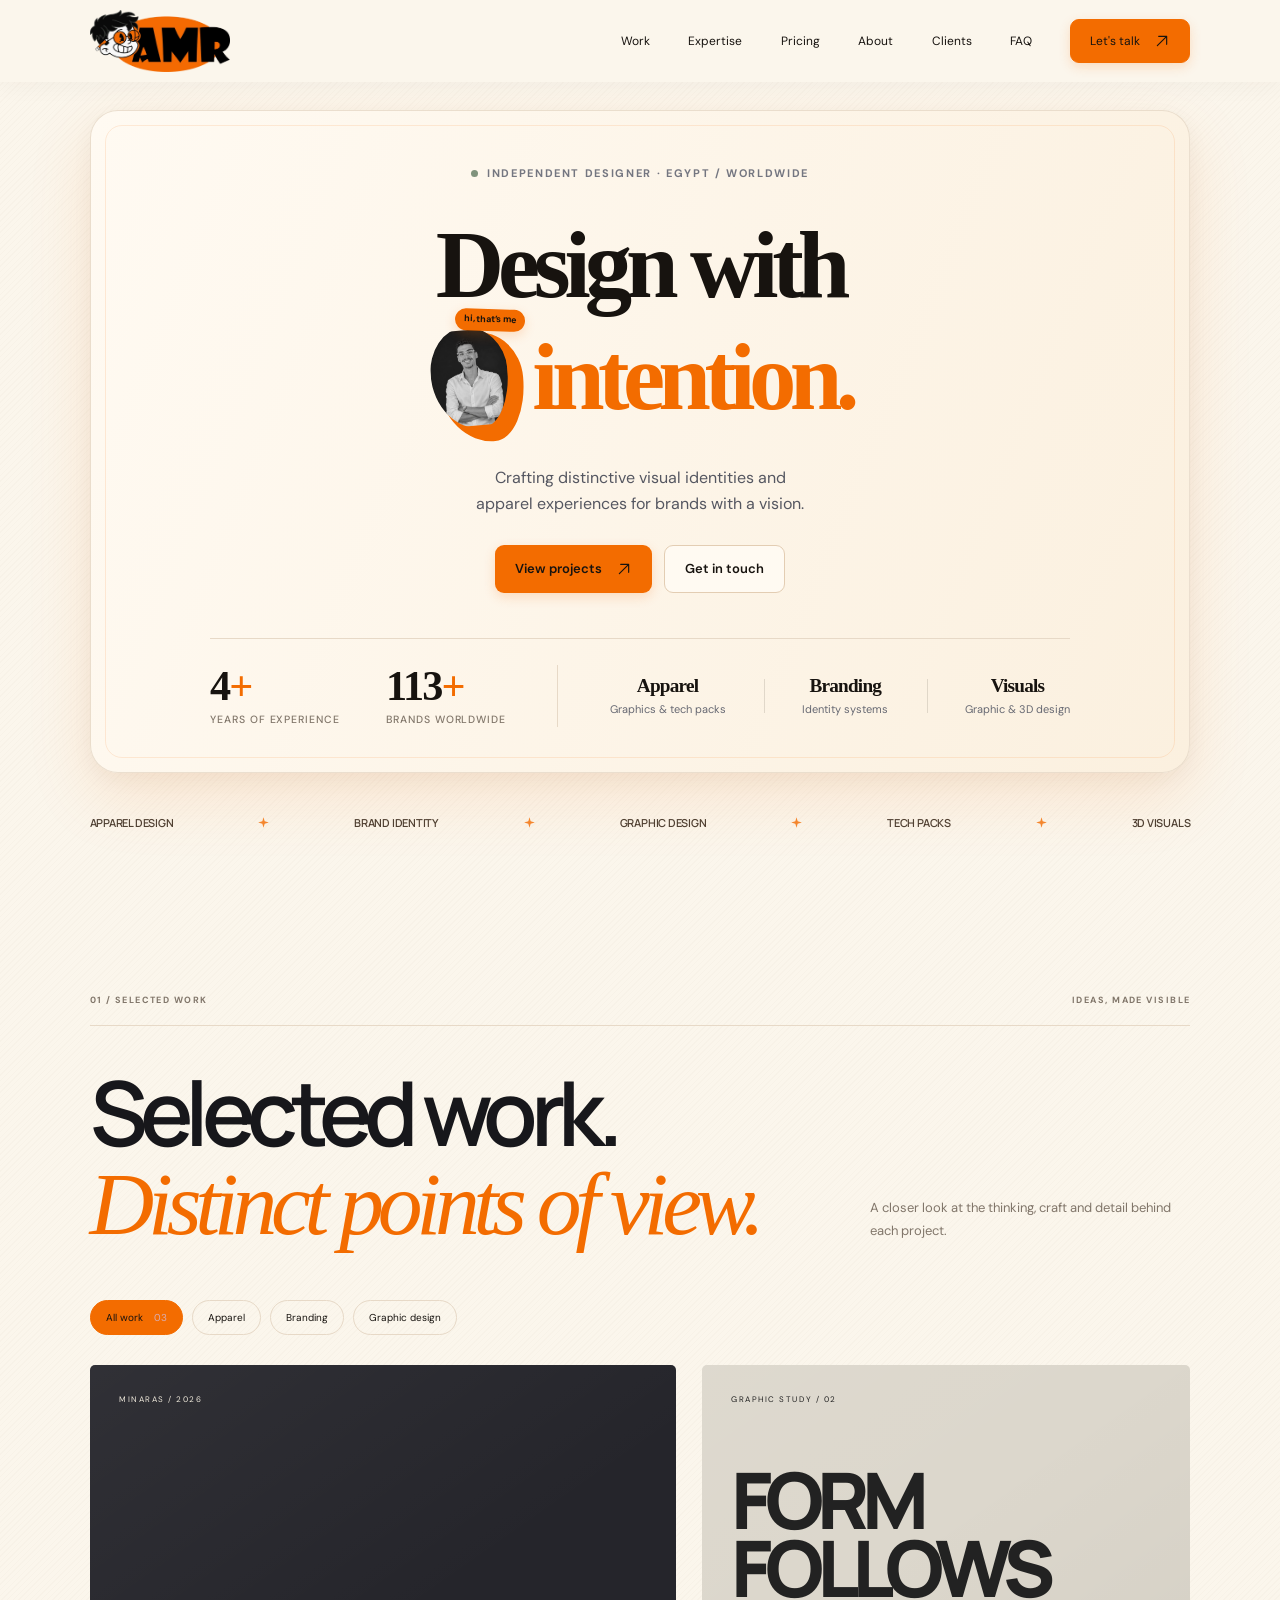
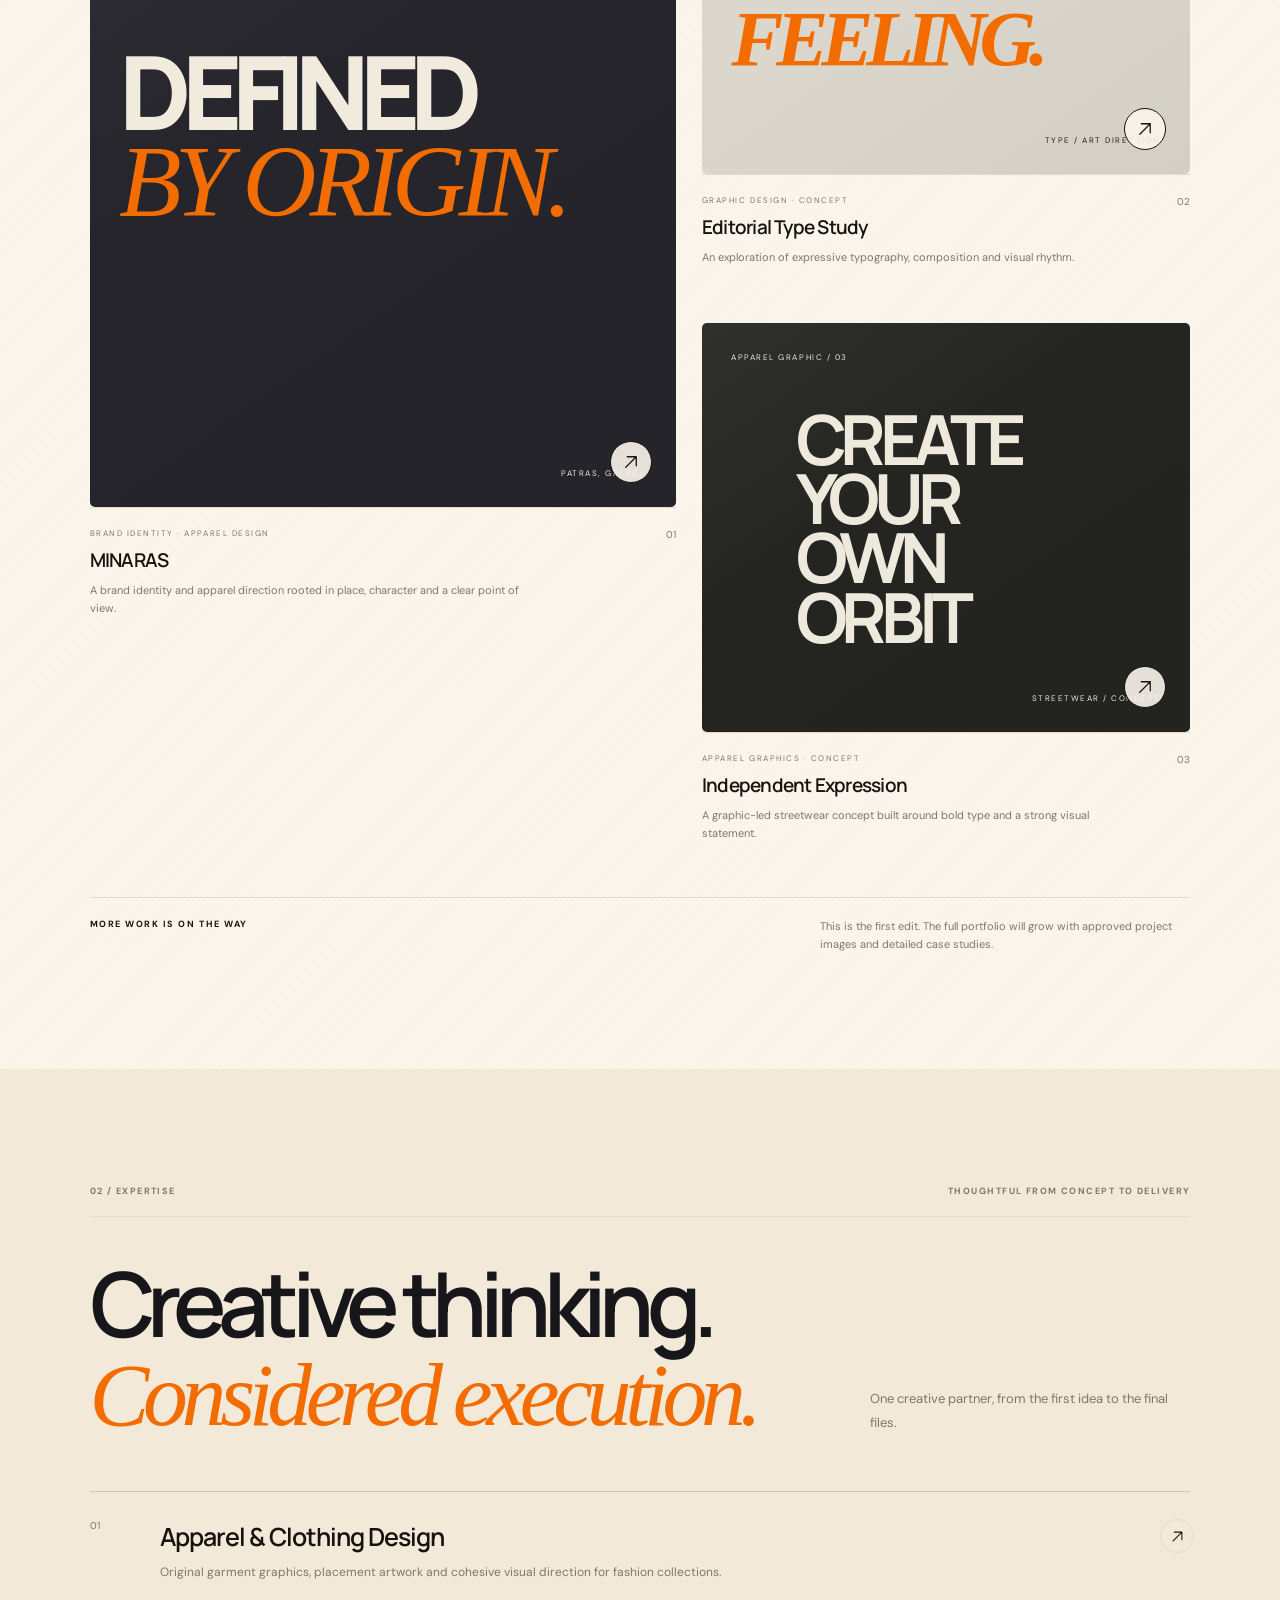
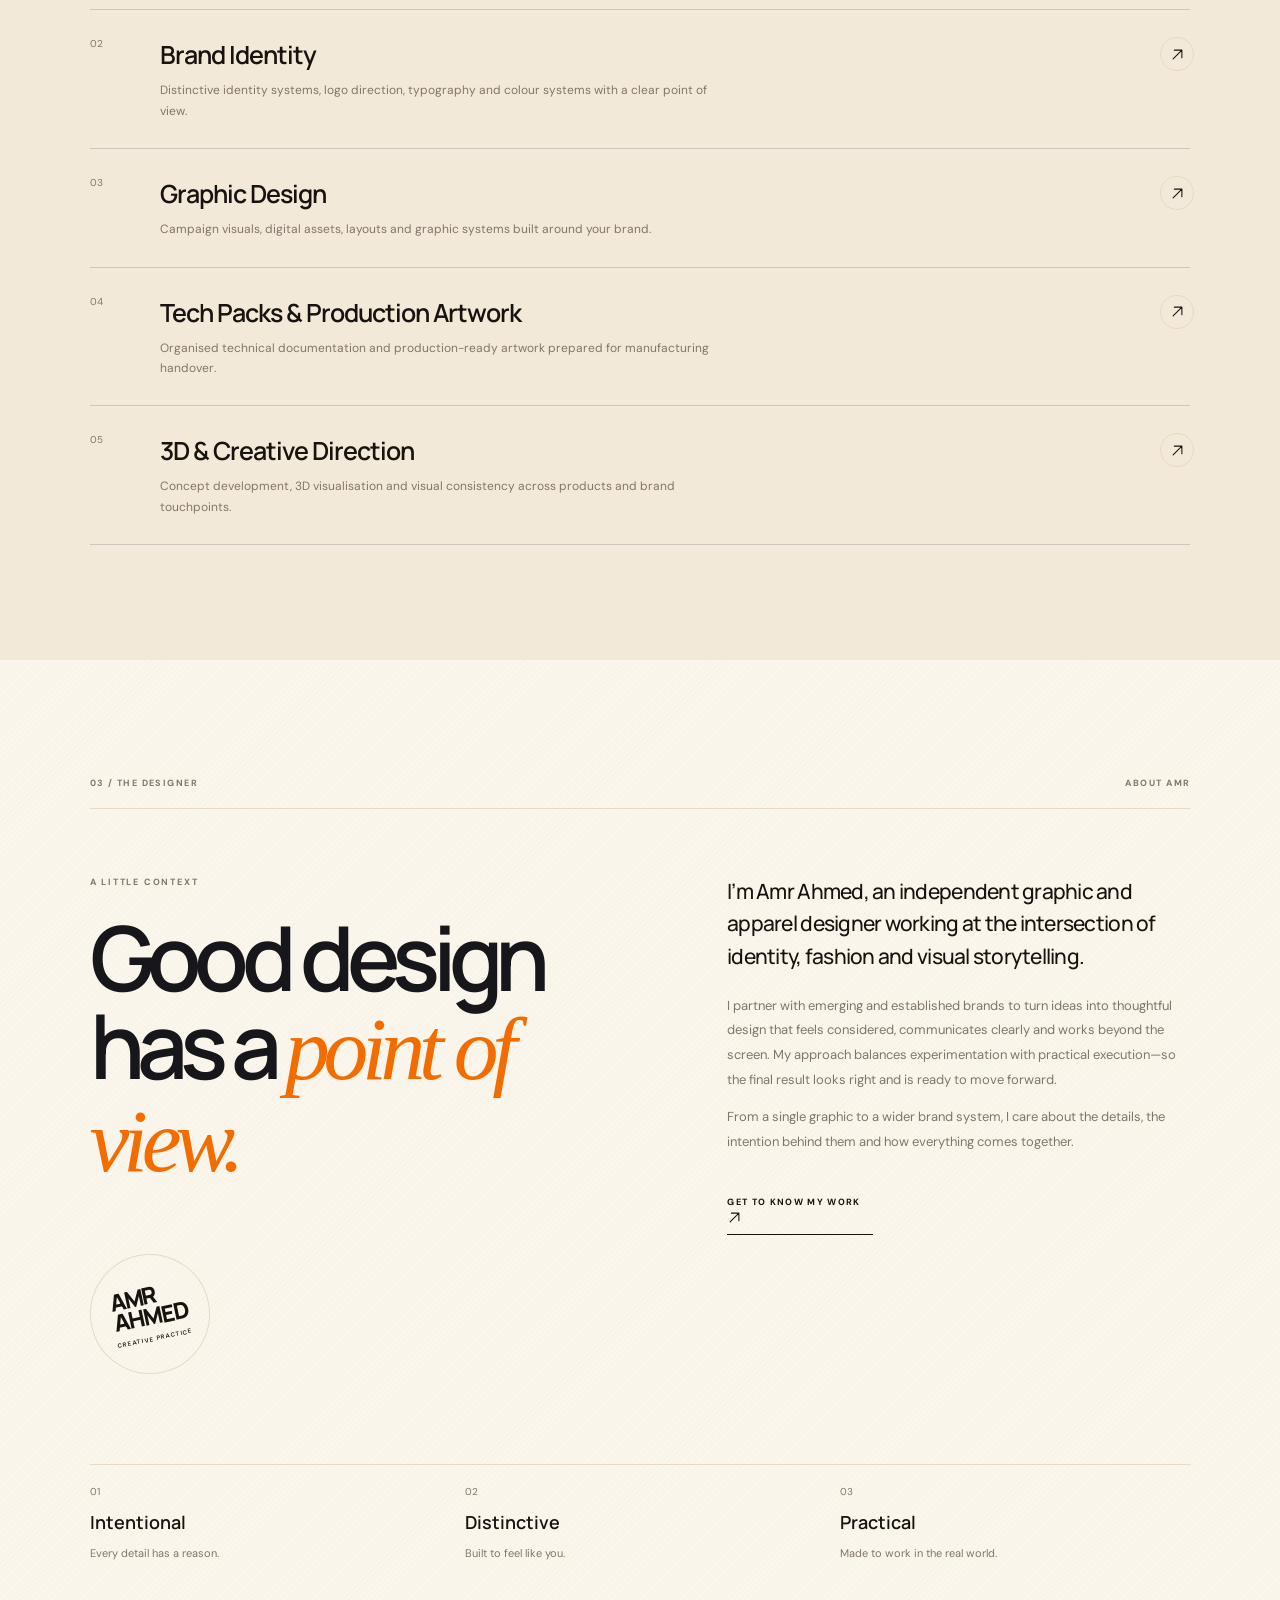
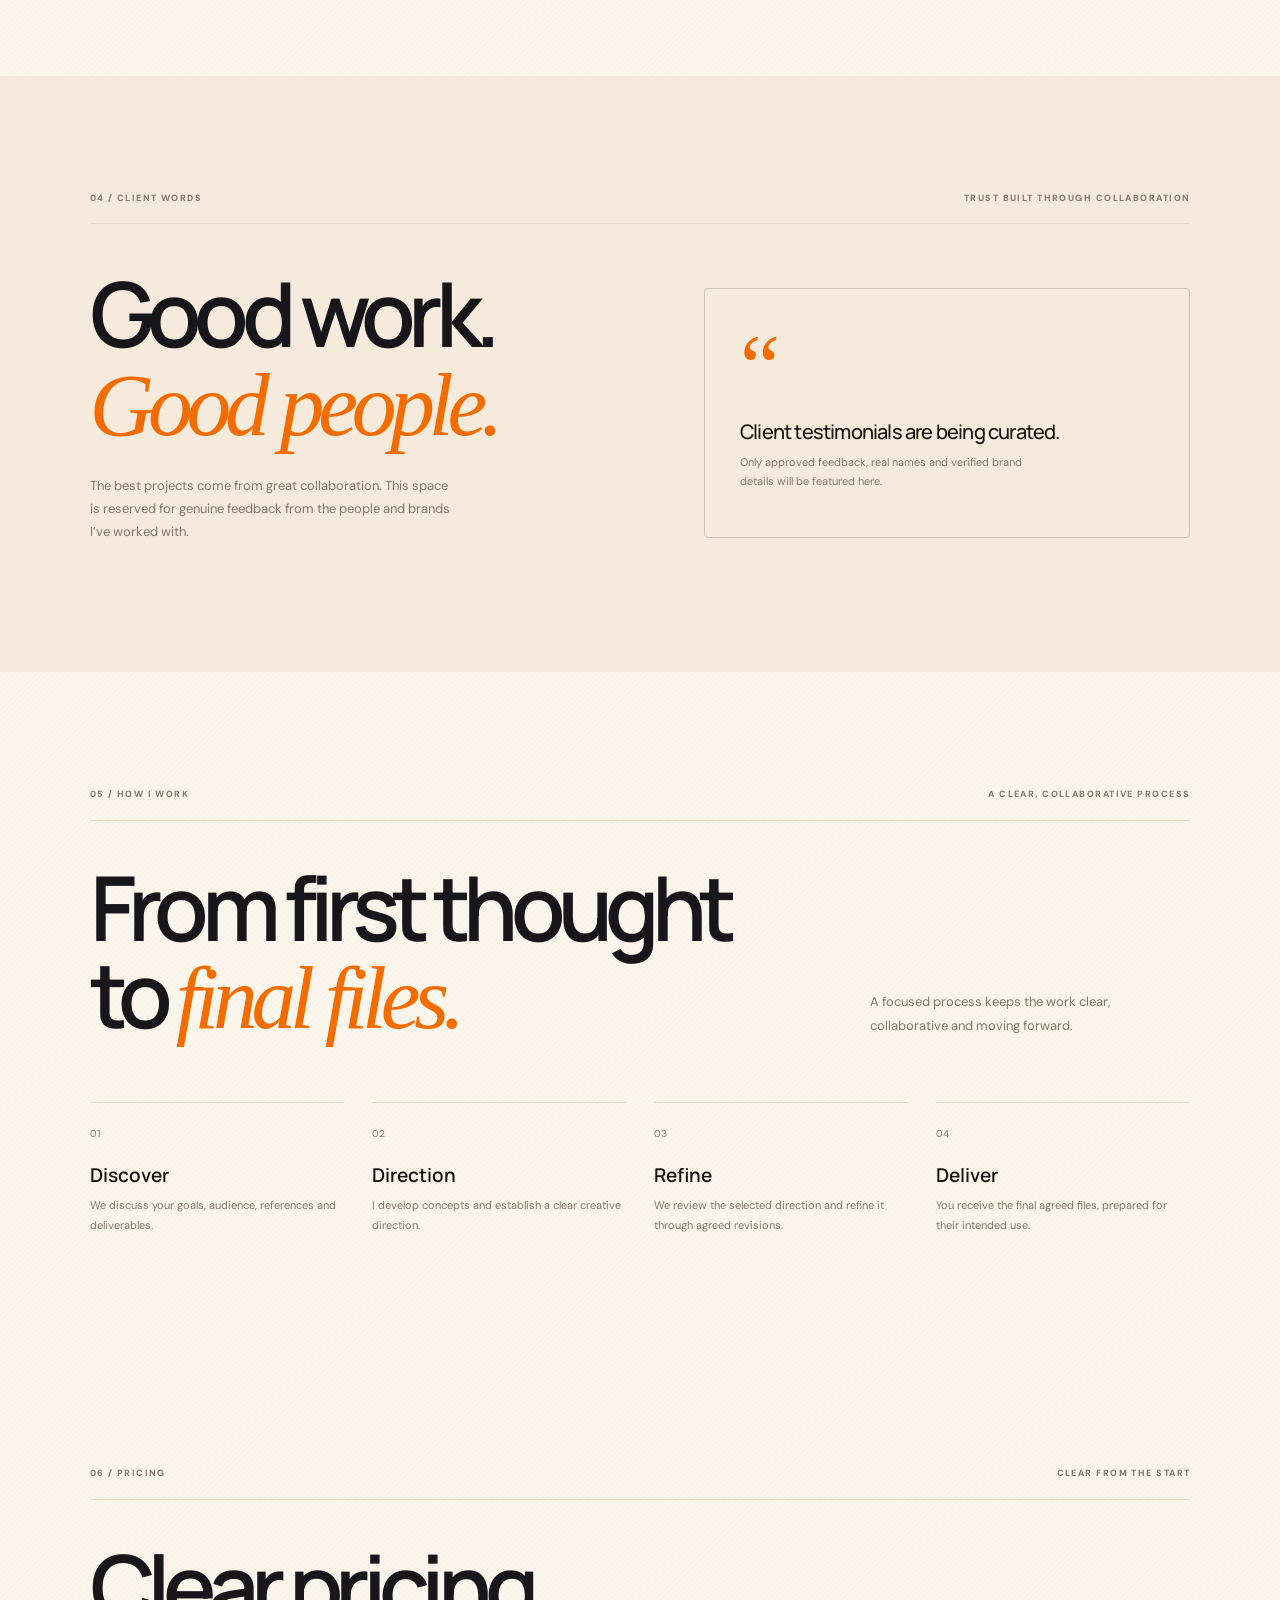
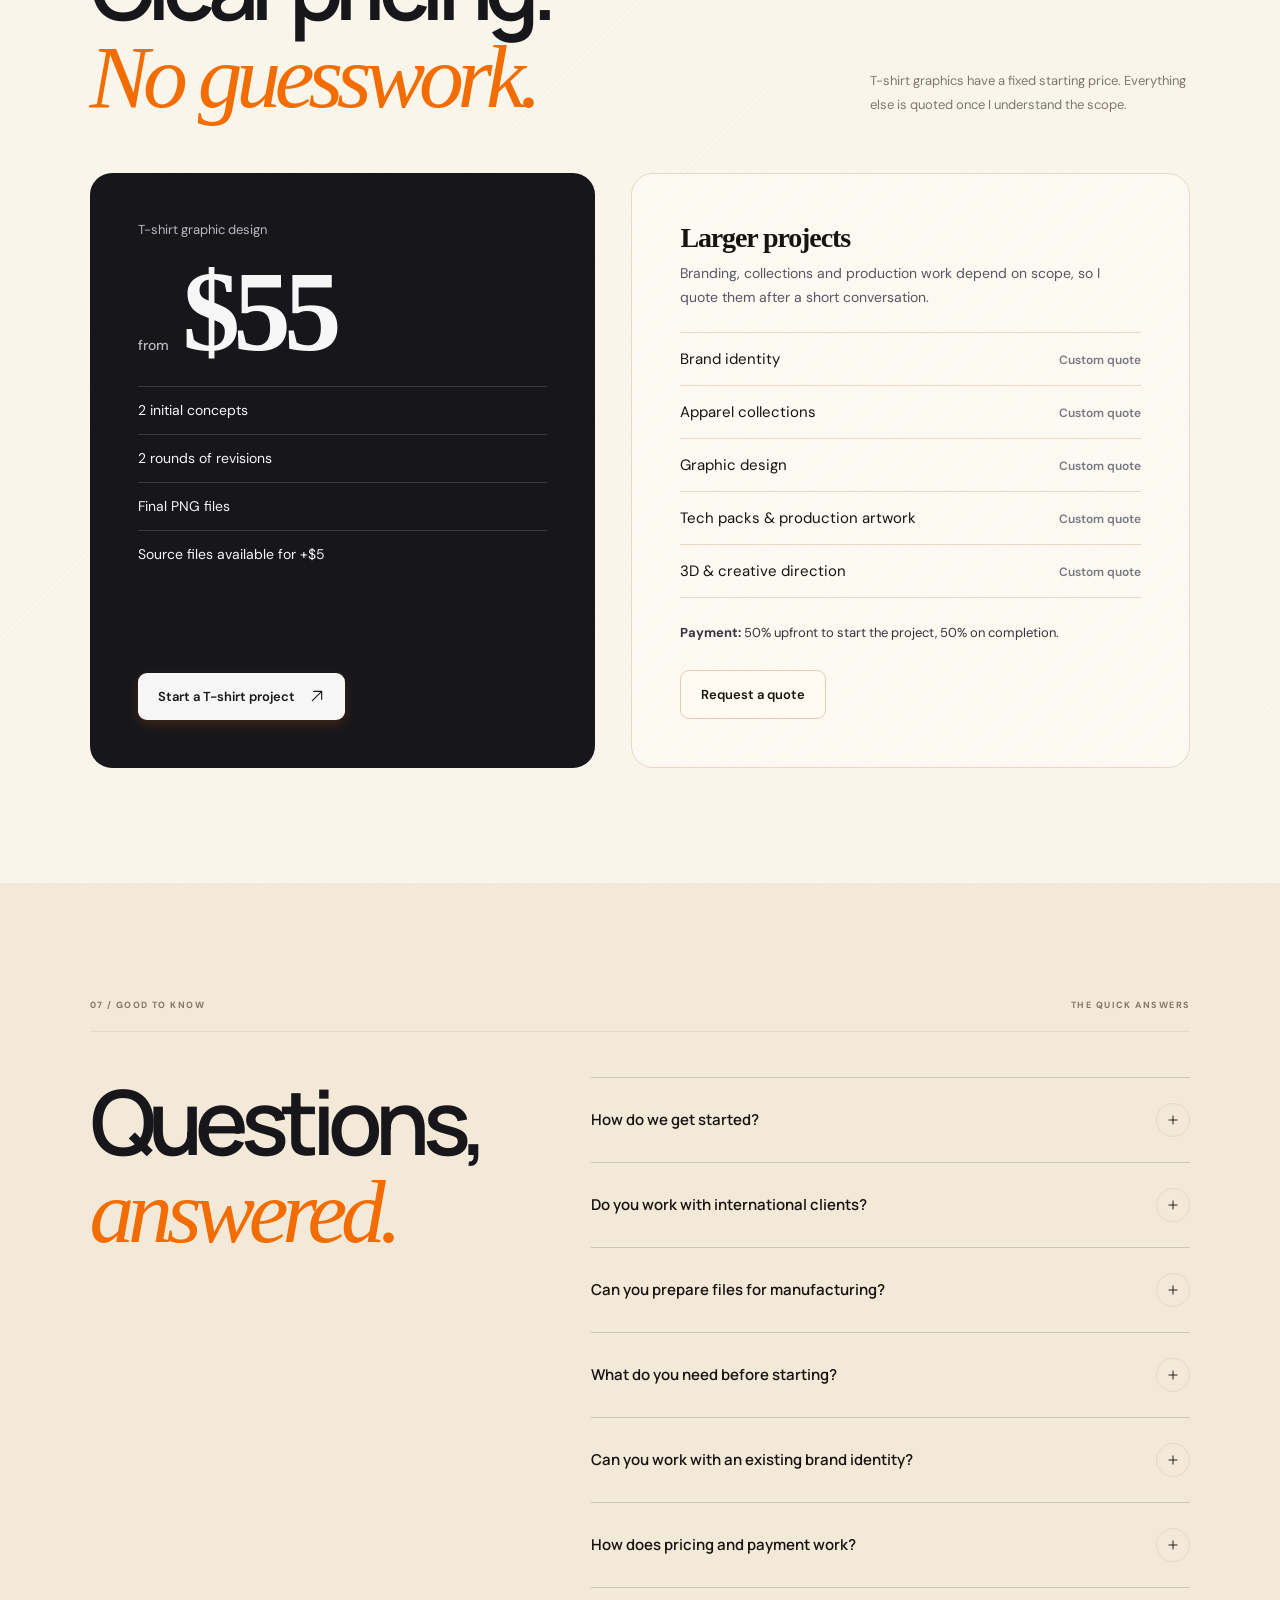
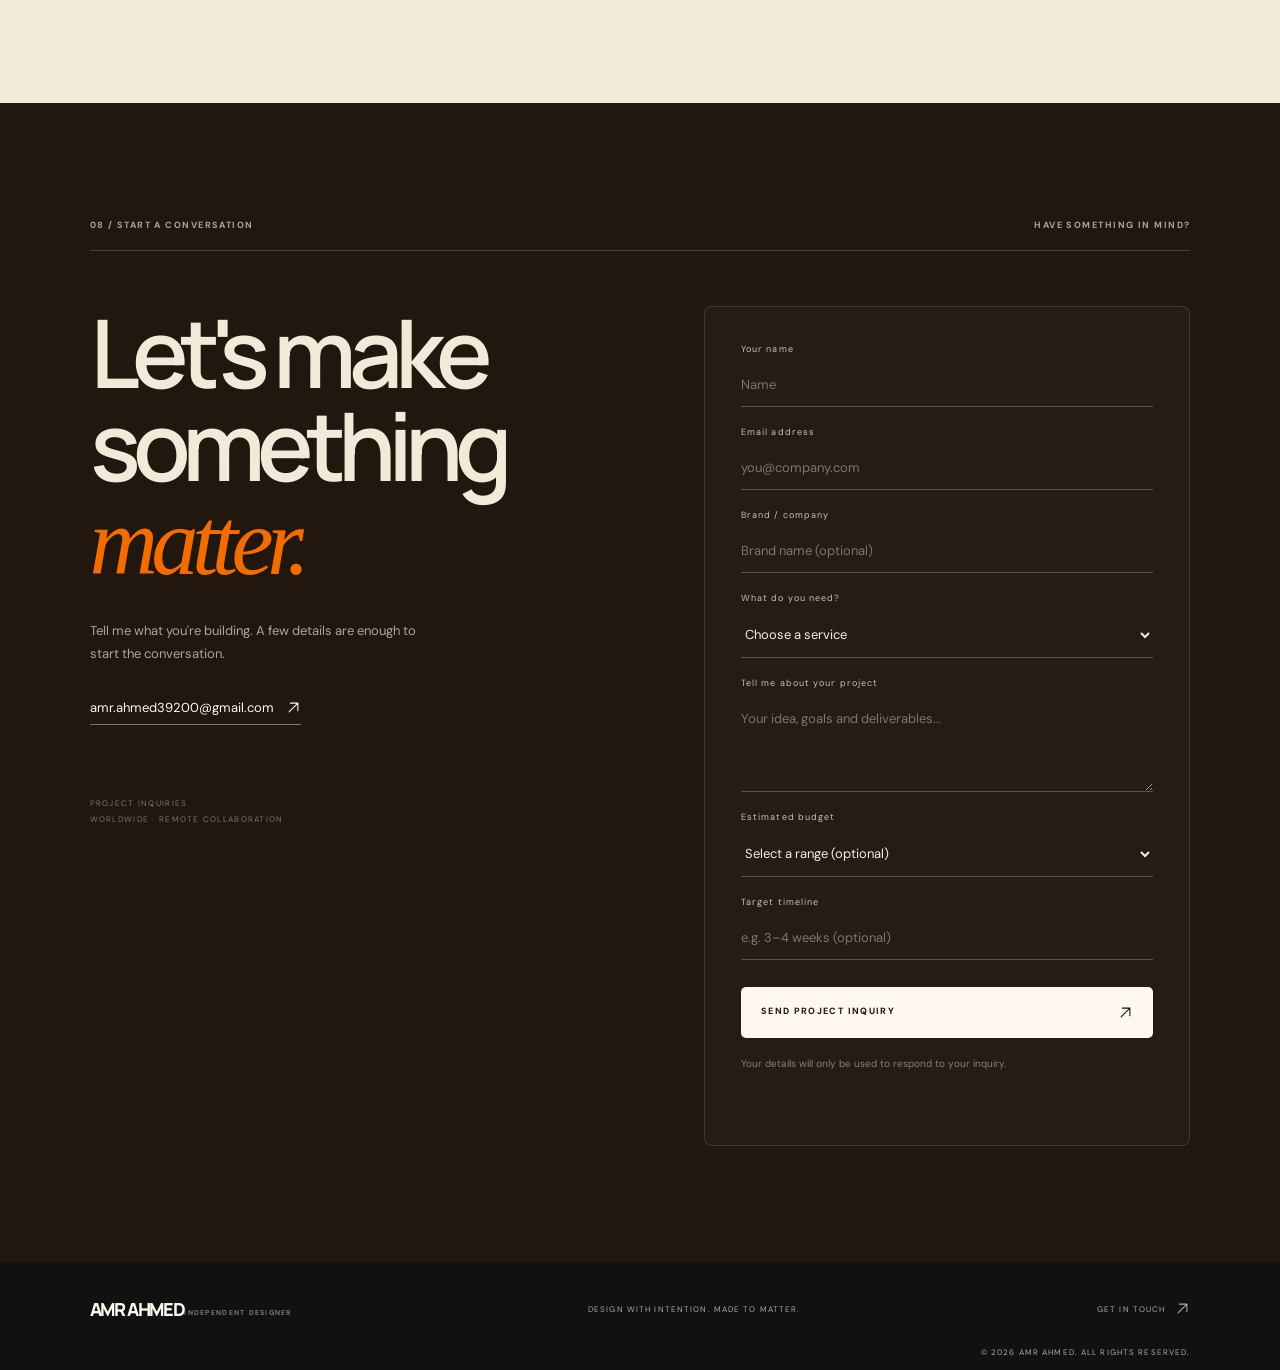
<file: index.html>
<!doctype html>
<html lang="en">
<head>
<meta charset="utf-8">
<meta name="viewport" content="width=device-width,initial-scale=1">
<meta name="description" content="Amr Ahmed is an independent graphic and apparel designer creating distinctive visual identities, apparel graphics and production-ready design systems.">
<meta name="theme-color" content="#fbf6ec">
<link rel="canonical" href="https://amrahmed39200-byte.github.io/amr-ahmed-creative-studio/">
<link rel="icon" type="image/png" sizes="32x32" href="favicon-32.png">
<link rel="icon" type="image/png" sizes="192x192" href="favicon-192.png">
<link rel="apple-touch-icon" href="apple-touch-icon.png">
<meta property="og:type" content="website">
<meta property="og:site_name" content="Amr Ahmed — Creative Studio">
<meta property="og:title" content="Amr Ahmed — Independent Designer &amp; Creative Studio">
<meta property="og:description" content="Distinctive visual identities, apparel graphics and production-ready design for brands worldwide.">
<meta property="og:url" content="https://amrahmed39200-byte.github.io/amr-ahmed-creative-studio/">
<meta property="og:image" content="https://amrahmed39200-byte.github.io/amr-ahmed-creative-studio/og-image.jpg">
<meta property="og:image:width" content="1200">
<meta property="og:image:height" content="630">
<meta name="twitter:card" content="summary_large_image">
<meta name="twitter:title" content="Amr Ahmed — Independent Designer &amp; Creative Studio">
<meta name="twitter:description" content="Distinctive visual identities, apparel graphics and production-ready design for brands worldwide.">
<meta name="twitter:image" content="https://amrahmed39200-byte.github.io/amr-ahmed-creative-studio/og-image.jpg">
<script type="application/ld+json">
{"@context":"https://schema.org","@type":"ProfessionalService","name":"Amr Ahmed — Creative Studio","url":"https://amrahmed39200-byte.github.io/amr-ahmed-creative-studio/","image":"https://amrahmed39200-byte.github.io/amr-ahmed-creative-studio/og-image.jpg","email":"amr.ahmed39200@gmail.com","areaServed":"Worldwide","founder":{"@type":"Person","name":"Amr Ahmed","jobTitle":"Graphic Designer & 3D Artist"},"serviceType":["Apparel design","Brand identity","Graphic design","Tech packs","3D visualisation and creative direction"]}
</script>
<title>Amr Ahmed — Independent Designer & Creative Studio</title>
<link rel="preconnect" href="https://fonts.googleapis.com">
<link rel="preconnect" href="https://fonts.gstatic.com" crossorigin>
<link href="https://fonts.googleapis.com/css2?family=DM+Sans:wght@400;500;600;700&family=Manrope:wght@400;500;600;700;800&display=swap" rel="stylesheet">
<link rel="stylesheet" href="styles.css">
</head>
<body>
<a class="skip-link" href="#main">Skip to content</a>
<header class="site-header">
  <a class="wordmark" href="#home" aria-label="Amr Ahmed home"><img class="brand-logo" src="amr-logo.webp" width="640" height="286" alt="Amr Ahmed logo"></a>
  <button class="menu-toggle" aria-label="Open navigation" aria-expanded="false" aria-controls="primary-nav"><span></span><span></span></button>
  <nav class="nav" id="primary-nav" aria-label="Main navigation">
    <a href="#work">Work</a><a href="#services">Expertise</a><a href="#pricing">Pricing</a><a href="#about">About</a><a href="#testimonials">Clients</a><a href="#faq">FAQ</a><a class="nav-cta" href="#contact">Let's talk <span><svg class="icon-arrow" viewBox="0 0 24 24" aria-hidden="true" focusable="false"><path d="M5 19 19 5M7 5h12v12"/></svg></span></a>
  </nav>
</header>
<main id="main">
<section class="hero section" id="home">
  <div class="hero-panel">
    <div class="hero-copy">
      <p class="eyebrow"><span class="status-dot"></span> INDEPENDENT DESIGNER · EGYPT / WORLDWIDE</p>
      <h1>Design with<br><em><span class="hero-portrait-sticker"><img class="portrait-main" src="amr-portrait.webp" width="900" height="1125" alt="Amr Ahmed" loading="eager"><span>hi, that’s me</span></span>intention.</em></h1>
      <p class="hero-description">Crafting distinctive visual identities and apparel experiences for brands with a vision.</p>
      <div class="hero-actions"><a class="primary-action" href="#work">View projects <span><svg class="icon-arrow" viewBox="0 0 24 24" aria-hidden="true" focusable="false"><path d="M5 19 19 5M7 5h12v12"/></svg></span></a><a class="secondary-action" href="#contact">Get in touch</a></div>
      <div class="hero-proof">
      <div class="hero-stats" aria-label="Experience and global reach">
        <div class="hero-stat"><strong>4<span>+</span></strong><span>Years of experience</span></div>
        <div class="hero-stat"><strong>113<span>+</span></strong><span>Brands worldwide</span></div>
      </div>
      <div class="hero-specialties"><div><strong>Apparel</strong><span>Graphics & tech packs</span></div><div><strong>Branding</strong><span>Identity systems</span></div><div><strong>Visuals</strong><span>Graphic & 3D design</span></div></div>
      </div>
    </div>
    <div class="hero-art" aria-hidden="true"><div class="hero-orbit"></div><div class="hero-symbol">A<span>+</span></div></div>
  </div>
</section>
<div class="client-strip" aria-label="Design disciplines"><span>APPAREL DESIGN</span><svg class="strip-mark" viewBox="0 0 20 20" aria-hidden="true" focusable="false"><path d="M10 1.8 11.8 8.2 18.2 10 11.8 11.8 10 18.2 8.2 11.8 1.8 10 8.2 8.2 10 1.8Z" fill="currentColor"/></svg><span>BRAND IDENTITY</span><svg class="strip-mark" viewBox="0 0 20 20" aria-hidden="true" focusable="false"><path d="M10 1.8 11.8 8.2 18.2 10 11.8 11.8 10 18.2 8.2 11.8 1.8 10 8.2 8.2 10 1.8Z" fill="currentColor"/></svg><span>GRAPHIC DESIGN</span><svg class="strip-mark" viewBox="0 0 20 20" aria-hidden="true" focusable="false"><path d="M10 1.8 11.8 8.2 18.2 10 11.8 11.8 10 18.2 8.2 11.8 1.8 10 8.2 8.2 10 1.8Z" fill="currentColor"/></svg><span>TECH PACKS</span><svg class="strip-mark" viewBox="0 0 20 20" aria-hidden="true" focusable="false"><path d="M10 1.8 11.8 8.2 18.2 10 11.8 11.8 10 18.2 8.2 11.8 1.8 10 8.2 8.2 10 1.8Z" fill="currentColor"/></svg><span>3D VISUALS</span></div>

<section class="section work-section" id="work">
  <div class="section-kicker"><span>01 / SELECTED WORK</span><span>IDEAS, MADE VISIBLE</span></div>
  <div class="section-heading"><h2>Selected work.<br><em>Distinct points of view.</em></h2><p>A closer look at the thinking, craft and detail behind each project.</p></div>
  <div class="filter-bar" role="group" aria-label="Filter projects">
    <button class="filter-btn active" type="button" data-filter="all" aria-pressed="true">All work <span>03</span></button>
    <button class="filter-btn" type="button" data-filter="apparel" aria-pressed="false">Apparel</button>
    <button class="filter-btn" type="button" data-filter="branding" aria-pressed="false">Branding</button>
    <button class="filter-btn" type="button" data-filter="graphic" aria-pressed="false">Graphic design</button>
  </div>
  <div class="work-grid" id="project-grid">
    <article class="project project-feature" data-category="apparel branding">
      <a class="project-link" href="#contact" aria-label="Discuss a project like MINARAS">
        <div class="project-visual visual-minaras"><span class="visual-label">MINARAS / 2026</span><div class="visual-type">DEFINED<br><i>BY ORIGIN.</i></div><span class="visual-foot">PATRAS, GREECE</span><span class="visual-open"><svg class="icon-arrow" viewBox="0 0 24 24" aria-hidden="true" focusable="false"><path d="M5 19 19 5M7 5h12v12"/></svg></span></div>
      </a>
      <div class="project-meta"><div><p class="project-category">BRAND IDENTITY · APPAREL DESIGN</p><h3>MINARAS</h3><p class="project-description">A brand identity and apparel direction rooted in place, character and a clear point of view.</p></div><span class="project-number">01</span></div>
    </article>
    <article class="project" data-category="graphic">
      <a class="project-link" href="#contact" aria-label="Discuss graphic design projects">
        <div class="project-visual visual-typeonly"><span class="visual-label">GRAPHIC STUDY / 02</span><div class="type-poster">FORM<br>FOLLOWS<br><em>FEELING.</em></div><span class="visual-foot">TYPE / ART DIRECTION</span><span class="visual-open"><svg class="icon-arrow" viewBox="0 0 24 24" aria-hidden="true" focusable="false"><path d="M5 19 19 5M7 5h12v12"/></svg></span></div>
      </a>
      <div class="project-meta"><div><p class="project-category">GRAPHIC DESIGN · CONCEPT</p><h3>Editorial Type Study</h3><p class="project-description">An exploration of expressive typography, composition and visual rhythm.</p></div><span class="project-number">02</span></div>
    </article>
    <article class="project" data-category="apparel graphic">
      <a class="project-link" href="#contact" aria-label="Discuss apparel graphic projects">
        <div class="project-visual visual-dark"><span class="visual-label">APPAREL GRAPHIC / 03</span><div class="dark-orbit">CREATE<br>YOUR<br>OWN<br>ORBIT</div><span class="visual-foot">STREETWEAR / CONCEPT</span><span class="visual-open"><svg class="icon-arrow" viewBox="0 0 24 24" aria-hidden="true" focusable="false"><path d="M5 19 19 5M7 5h12v12"/></svg></span></div>
      </a>
      <div class="project-meta"><div><p class="project-category">APPAREL GRAPHICS · CONCEPT</p><h3>Independent Expression</h3><p class="project-description">A graphic-led streetwear concept built around bold type and a strong visual statement.</p></div><span class="project-number">03</span></div>
    </article>
  </div>
  <div class="work-note"><span>MORE WORK IS ON THE WAY</span><p>This is the first edit. The full portfolio will grow with approved project images and detailed case studies.</p></div>
</section>

<section class="services-section section" id="services">
  <div class="section-kicker"><span>02 / EXPERTISE</span><span>THOUGHTFUL FROM CONCEPT TO DELIVERY</span></div>
  <div class="section-heading"><h2>Creative thinking.<br><em>Considered execution.</em></h2><p>One creative partner, from the first idea to the final files.</p></div>
  <div class="service-list">
    <article class="service-row"><span>01</span><div><h3>Apparel & Clothing Design</h3><p>Original garment graphics, placement artwork and cohesive visual direction for fashion collections.</p></div><b><svg class="icon-arrow" viewBox="0 0 24 24" aria-hidden="true" focusable="false"><path d="M5 19 19 5M7 5h12v12"/></svg></b></article>
    <article class="service-row"><span>02</span><div><h3>Brand Identity</h3><p>Distinctive identity systems, logo direction, typography and colour systems with a clear point of view.</p></div><b><svg class="icon-arrow" viewBox="0 0 24 24" aria-hidden="true" focusable="false"><path d="M5 19 19 5M7 5h12v12"/></svg></b></article>
    <article class="service-row"><span>03</span><div><h3>Graphic Design</h3><p>Campaign visuals, digital assets, layouts and graphic systems built around your brand.</p></div><b><svg class="icon-arrow" viewBox="0 0 24 24" aria-hidden="true" focusable="false"><path d="M5 19 19 5M7 5h12v12"/></svg></b></article>
    <article class="service-row"><span>04</span><div><h3>Tech Packs & Production Artwork</h3><p>Organised technical documentation and production-ready artwork prepared for manufacturing handover.</p></div><b><svg class="icon-arrow" viewBox="0 0 24 24" aria-hidden="true" focusable="false"><path d="M5 19 19 5M7 5h12v12"/></svg></b></article>
    <article class="service-row"><span>05</span><div><h3>3D & Creative Direction</h3><p>Concept development, 3D visualisation and visual consistency across products and brand touchpoints.</p></div><b><svg class="icon-arrow" viewBox="0 0 24 24" aria-hidden="true" focusable="false"><path d="M5 19 19 5M7 5h12v12"/></svg></b></article>
  </div>
</section>

<section class="about-section section" id="about">
  <div class="section-kicker"><span>03 / THE DESIGNER</span><span>ABOUT AMR</span></div>
  <div class="about-layout"><div><p class="eyebrow">A LITTLE CONTEXT</p><h2>Good design<br>has a <em>point of view.</em></h2><div class="about-stamp">AMR<br>AHMED<span>CREATIVE PRACTICE</span></div></div>
    <div class="about-copy"><p class="about-lead">I’m Amr Ahmed, an independent graphic and apparel designer working at the intersection of identity, fashion and visual storytelling.</p><p>I partner with emerging and established brands to turn ideas into thoughtful design that feels considered, communicates clearly and works beyond the screen. My approach balances experimentation with practical execution—so the final result looks right and is ready to move forward.</p><p>From a single graphic to a wider brand system, I care about the details, the intention behind them and how everything comes together.</p><a class="text-link" href="mailto:amr.ahmed39200@gmail.com">GET TO KNOW MY WORK <span><svg class="icon-arrow" viewBox="0 0 24 24" aria-hidden="true" focusable="false"><path d="M5 19 19 5M7 5h12v12"/></svg></span></a></div>
  </div>
  <div class="principles"><div><span>01</span><strong>Intentional</strong><p>Every detail has a reason.</p></div><div><span>02</span><strong>Distinctive</strong><p>Built to feel like you.</p></div><div><span>03</span><strong>Practical</strong><p>Made to work in the real world.</p></div></div>
</section>

<section class="testimonials-section section" id="testimonials">
  <div class="section-kicker"><span>04 / CLIENT WORDS</span><span>TRUST BUILT THROUGH COLLABORATION</span></div>
  <div class="testimonial-layout"><div><h2>Good work.<br><em>Good people.</em></h2><p class="testimonial-intro">The best projects come from great collaboration. This space is reserved for genuine feedback from the people and brands I’ve worked with.</p></div>
    <div class="testimonial-empty"><span class="quote-mark">“</span><p>Client testimonials are being curated.</p><small>Only approved feedback, real names and verified brand details will be featured here.</small></div>
  </div>
</section>

<section class="process-section section">
  <div class="section-kicker"><span>05 / HOW I WORK</span><span>A CLEAR, COLLABORATIVE PROCESS</span></div>
  <div class="section-heading"><h2>From first thought<br>to <em>final files.</em></h2><p>A focused process keeps the work clear, collaborative and moving forward.</p></div>
  <div class="process-grid"><div><span>01</span><h3>Discover</h3><p>We discuss your goals, audience, references and deliverables.</p></div><div><span>02</span><h3>Direction</h3><p>I develop concepts and establish a clear creative direction.</p></div><div><span>03</span><h3>Refine</h3><p>We review the selected direction and refine it through agreed revisions.</p></div><div><span>04</span><h3>Deliver</h3><p>You receive the final agreed files, prepared for their intended use.</p></div></div>
</section>

<section class="pricing-section section" id="pricing">
  <div class="section-kicker"><span>06 / PRICING</span><span>CLEAR FROM THE START</span></div>
  <div class="section-heading"><h2>Clear pricing.<br><em>No guesswork.</em></h2><p>T-shirt graphics have a fixed starting price. Everything else is quoted once I understand the scope.</p></div>
  <div class="pricing-layout">
    <article class="price-feature">
      <p class="price-label">T-shirt graphic design</p>
      <p class="price-amount"><small>from</small>$55</p>
      <ul class="price-includes">
        <li>2 initial concepts</li>
        <li>2 rounds of revisions</li>
        <li>Final PNG files</li>
        <li>Source files available for +$5</li>
      </ul>
      <a class="primary-action" href="#contact">Start a T-shirt project <span><svg class="icon-arrow" viewBox="0 0 24 24" aria-hidden="true" focusable="false"><path d="M5 19 19 5M7 5h12v12"/></svg></span></a>
    </article>
    <div class="price-quote">
      <h3>Larger projects</h3>
      <p>Branding, collections and production work depend on scope, so I quote them after a short conversation.</p>
      <ul class="quote-list">
        <li><span>Brand identity</span><b>Custom quote</b></li>
        <li><span>Apparel collections</span><b>Custom quote</b></li>
        <li><span>Graphic design</span><b>Custom quote</b></li>
        <li><span>Tech packs &amp; production artwork</span><b>Custom quote</b></li>
        <li><span>3D &amp; creative direction</span><b>Custom quote</b></li>
      </ul>
      <p class="price-terms"><strong>Payment:</strong> 50% upfront to start the project, 50% on completion.</p>
      <a class="secondary-action" href="#contact">Request a quote</a>
    </div>
  </div>
</section>

<section class="faq-section section" id="faq">
  <div class="section-kicker"><span>07 / GOOD TO KNOW</span><span>THE QUICK ANSWERS</span></div>
  <div class="faq-layout"><h2>Questions,<br><em>answered.</em></h2><div class="faq-list">
    <details><summary>How do we get started? <span class="faq-toggle" aria-hidden="true"><svg viewBox="0 0 24 24" focusable="false"><path d="M12 5v14M5 12h14"/></svg></span></summary><p>Send a project inquiry with a short description, your goals and any useful references. I’ll review it and get back to you with next steps.</p></details>
    <details><summary>Do you work with international clients? <span class="faq-toggle" aria-hidden="true"><svg viewBox="0 0 24 24" focusable="false"><path d="M12 5v14M5 12h14"/></svg></span></summary><p>Yes. I work remotely with clients and brands across different countries and time zones.</p></details>
    <details><summary>Can you prepare files for manufacturing? <span class="faq-toggle" aria-hidden="true"><svg viewBox="0 0 24 24" focusable="false"><path d="M12 5v14M5 12h14"/></svg></span></summary><p>Yes. Production-oriented artwork and tech packs can be included when agreed in the project scope.</p></details>
    <details><summary>What do you need before starting? <span class="faq-toggle" aria-hidden="true"><svg viewBox="0 0 24 24" focusable="false"><path d="M12 5v14M5 12h14"/></svg></span></summary><p>A brief overview of the project, your goals, references if available and an idea of the deliverables and timeline.</p></details>
    <details><summary>Can you work with an existing brand identity? <span class="faq-toggle" aria-hidden="true"><svg viewBox="0 0 24 24" focusable="false"><path d="M12 5v14M5 12h14"/></svg></span></summary><p>Absolutely. I can work within your existing guidelines or help develop a new visual direction where needed.</p></details>
    <details><summary>How does pricing and payment work? <span class="faq-toggle" aria-hidden="true"><svg viewBox="0 0 24 24" focusable="false"><path d="M12 5v14M5 12h14"/></svg></span></summary><p>T-shirt graphic design starts at $55. Other projects are quoted after a short conversation about scope. Payment is 50% upfront and 50% on completion.</p></details>
  </div></div>
</section>

<section class="contact-section section" id="contact">
  <div class="section-kicker"><span>08 / START A CONVERSATION</span><span>HAVE SOMETHING IN MIND?</span></div>
  <div class="contact-layout"><div><h2>Let's make<br>something <em>matter.</em></h2><p>Tell me what you're building. A few details are enough to start the conversation.</p><a class="contact-email" href="mailto:amr.ahmed39200@gmail.com">amr.ahmed39200@gmail.com <svg class="icon-arrow" viewBox="0 0 24 24" aria-hidden="true" focusable="false"><path d="M5 19 19 5M7 5h12v12"/></svg></a><div class="contact-aside">PROJECT INQUIRIES<br>WORLDWIDE · REMOTE COLLABORATION</div></div>
    <form id="project-inquiry-form" action="https://formspree.io/f/mgaknovb" method="POST">
      <input type="hidden" name="_subject" value="New Project Inquiry — Amr Ahmed Creative Studio"><input type="text" name="_gotcha" class="hidden" tabindex="-1" autocomplete="off" aria-hidden="true">
      <label>Your name<input name="name" required placeholder="Name"></label>
      <label>Email address<input type="email" name="email" required placeholder="you@company.com"></label>
      <label>Brand / company<input name="brand" placeholder="Brand name (optional)"></label>
      <label>What do you need?<select name="service" required><option value="">Choose a service</option><option>Apparel & Clothing Design</option><option>Brand Identity</option><option>Graphic Design</option><option>Tech Packs</option><option>3D & Creative Direction</option><option>Something else</option></select></label>
      <label>Tell me about your project<textarea name="details" rows="4" required placeholder="Your idea, goals and deliverables..."></textarea></label>
      <label>Estimated budget<select name="budget"><option value="">Select a range (optional)</option><option>Under $100</option><option>$100 – $300</option><option>$300 – $1,000</option><option>$1,000+</option><option>Not sure yet</option></select></label>
      <label>Target timeline<input name="timeline" placeholder="e.g. 3–4 weeks (optional)"></label>
      <button class="submit-btn" type="submit">SEND PROJECT INQUIRY <span><svg class="icon-arrow" viewBox="0 0 24 24" aria-hidden="true" focusable="false"><path d="M5 19 19 5M7 5h12v12"/></svg></span></button><small class="form-note">Your details will only be used to respond to your inquiry.</small><p id="form-status" class="form-note" role="status" aria-live="polite"></p>
    </form>
  </div>
</section>
</main>
<footer><a class="wordmark" href="#home">AMR AHMED<span>INDEPENDENT DESIGNER</span></a><span>DESIGN WITH INTENTION. MADE TO MATTER.</span><a href="mailto:amr.ahmed39200@gmail.com">GET IN TOUCH <svg class="icon-arrow" viewBox="0 0 24 24" aria-hidden="true" focusable="false"><path d="M5 19 19 5M7 5h12v12"/></svg></a><small>© <span id="year"></span> AMR AHMED. ALL RIGHTS RESERVED.</small></footer>
<script type="module" src="script.js"></script>
</body></html>
</file>
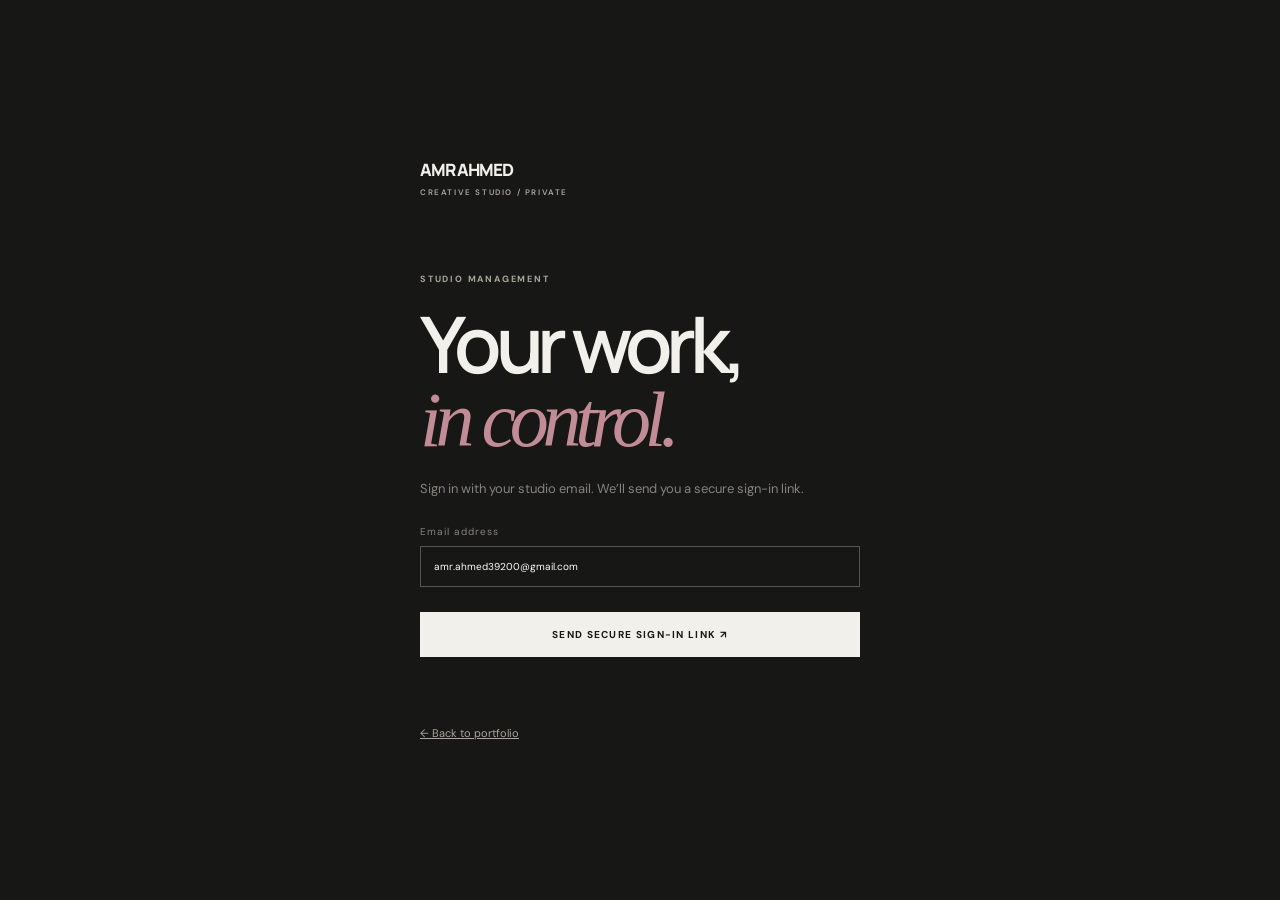
<file: admin.html>
<!doctype html><html lang="en"><head><meta charset="utf-8"><meta name="viewport" content="width=device-width,initial-scale=1"><meta name="robots" content="noindex,nofollow"><title>Studio Admin — Amr Ahmed</title><link rel="stylesheet" href="admin.css"></head><body>
<div id="login-screen" class="login-wrap"><div class="login-card"><div class="brand">AMR AHMED<span>CREATIVE STUDIO / PRIVATE</span></div><p class="eyebrow">STUDIO MANAGEMENT</p><h1>Your work,<br><em>in control.</em></h1><p class="muted">Sign in with your studio email. We’ll send you a secure sign-in link.</p><form id="login-form"><label>Email address<input id="login-email" type="email" value="amr.ahmed39200@gmail.com" required></label><button class="primary" type="submit">SEND SECURE SIGN-IN LINK ↗</button></form><p id="login-message" class="message"></p><a class="back-link" href="./">← Back to portfolio</a></div></div>
<div id="app" class="app hidden"><aside class="sidebar"><div class="brand">AMR AHMED<span>CREATIVE STUDIO</span></div><div class="side-label">WORKSPACE</div><nav id="side-nav"><button class="nav-item active" data-view="overview">◫ <span>Overview</span></button><button class="nav-item" data-view="leads">↗ <span>Inquiries</span></button><button class="nav-item" data-view="clients">◎ <span>Clients</span></button><button class="nav-item" data-view="projects">▧ <span>Projects</span></button><button class="nav-item" data-view="tasks">☷ <span>Tasks</span></button><button class="nav-item" data-view="payments">＄ <span>Payments</span></button></nav><div class="sidebar-bottom"><span id="signed-in-email"></span><button id="sign-out" class="signout">Sign out ↗</button></div></aside><main class="main"><header class="topbar"><div><span class="eyebrow">PRIVATE WORKSPACE</span><h2 id="page-title">Overview</h2></div><a href="./" target="_blank" class="view-site">VIEW WEBSITE ↗</a></header><div id="content" class="content"><div class="loading">Loading your studio...</div></div></main></div><div id="modal-root"></div><div id="toast" class="toast"></div><script type="module" src="admin.js"></script></body></html>
</file>
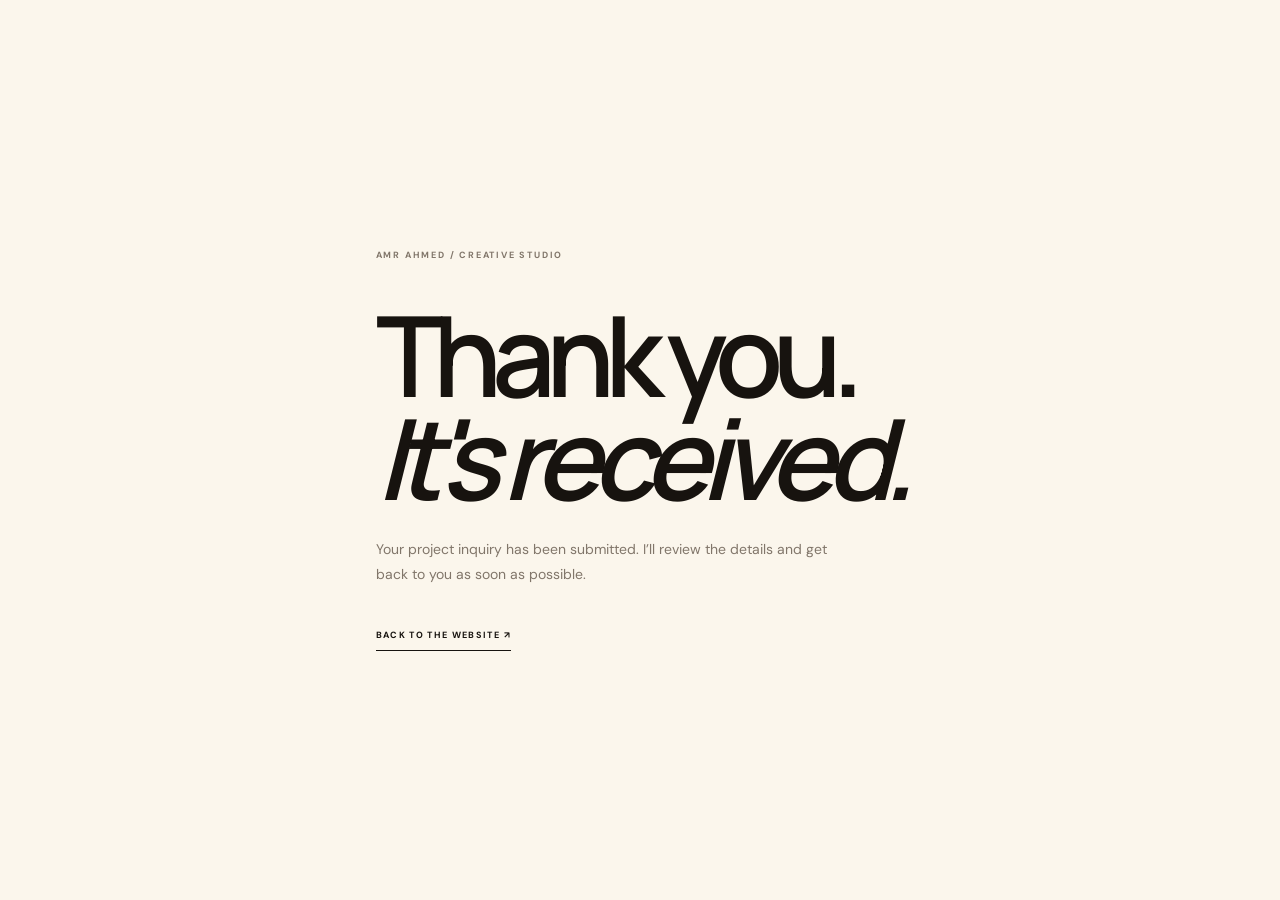
<file: success.html>
<!doctype html>
<html lang="en"><head><meta charset="utf-8"><meta name="robots" content="noindex"><link rel="icon" type="image/png" sizes="32x32" href="favicon-32.png"><meta name="viewport" content="width=device-width,initial-scale=1"><title>Inquiry received — Amr Ahmed</title><link rel="preconnect" href="https://fonts.googleapis.com"><link href="https://fonts.googleapis.com/css2?family=DM+Sans:wght@400;600;700&family=Manrope:wght@500;600;700;800&display=swap" rel="stylesheet"><link rel="stylesheet" href="styles.css"></head><body><main class="success-page"><div class="success-card"><div class="eyebrow">AMR AHMED / CREATIVE STUDIO</div><h1>Thank you.<br><em>It's received.</em></h1><p>Your project inquiry has been submitted. I’ll review the details and get back to you as soon as possible.</p><a href="./">BACK TO THE WEBSITE ↗</a></div></main></body></html>
</file>
<file: styles.css>
:root{--paper:#f3f1eb;--paper-2:#e9e6de;--ink:#171715;--muted:#77756e;--line:#d5d1c7;--accent:#76283b;--accent-soft:#b98b91;--dark:#171715;--white:#f4f1e9;--page: min(1440px,100%);--gutter:clamp(24px,7vw,112px)}
*{box-sizing:border-box}html{scroll-behavior:smooth;scroll-padding-top:90px}body{margin:0;background:var(--paper);color:var(--ink);font-family:"DM Sans",sans-serif;-webkit-font-smoothing:antialiased}body.menu-open{overflow:hidden}a{color:inherit;text-decoration:none}button,input,select,textarea{font:inherit}button{color:inherit}.skip-link{position:absolute;left:-999px;top:10px;background:var(--ink);color:var(--paper);padding:12px;z-index:20}.skip-link:focus{left:10px}.site-header{height:88px;padding:0 var(--gutter);display:flex;align-items:center;justify-content:space-between;border-bottom:1px solid var(--line);position:sticky;top:0;background:rgba(243,241,235,.94);backdrop-filter:blur(14px);z-index:10}.wordmark{font:800 17px/1 Manrope,sans-serif;letter-spacing:-.07em}.wordmark span{display:block;font:600 8px "DM Sans";letter-spacing:.2em;margin-top:7px}.nav{display:flex;gap:clamp(18px,2.6vw,38px);align-items:center;font-size:11px}.nav a{transition:opacity .2s}.nav a:hover{opacity:.55}.nav-cta{border:1px solid var(--ink);padding:13px 17px}.nav-cta span{margin-left:12px}.menu-toggle{display:none}.section{width:var(--page);margin:auto;padding:clamp(82px,10vw,145px) var(--gutter)}.hero{min-height:min(790px,calc(100svh - 88px));position:relative;display:flex;flex-direction:column;justify-content:space-between;overflow:hidden;padding-top:45px;padding-bottom:80px}.hero-topline,.section-kicker{display:flex;justify-content:space-between;align-items:center;font-size:9px;letter-spacing:.16em;font-weight:700;color:var(--muted)}.status-dot{width:7px;height:7px;border-radius:50%;background:#82916e;display:inline-block;margin-right:9px}.hero-topline{justify-content:flex-start}.topline-location{margin-left:auto}.hero-content{position:relative;z-index:1;margin-top:45px}.eyebrow{font-size:9px;letter-spacing:.2em;font-weight:700;color:var(--muted)}.hero h1{font:600 clamp(64px,10vw,150px)/.88 Manrope,sans-serif;letter-spacing:-.09em;margin:35px 0 38px;max-width:1000px}.hero h1 em,h2 em{font-family:Georgia,serif;font-weight:400;color:var(--accent);letter-spacing:-.07em}.hero-bottom{display:flex;justify-content:space-between;align-items:end;max-width:830px}.hero-bottom p{max-width:400px;font-size:15px;line-height:1.8;color:#5d5b55;margin:0}.round-link{width:100px;height:100px;border:1px solid var(--ink);border-radius:50%;display:flex;flex-direction:column;justify-content:center;align-items:center;text-align:center;font-size:8px;letter-spacing:.13em;line-height:1.5;transition:background .25s,color .25s,transform .25s}.round-link span{font-size:17px;margin-top:4px}.round-link:hover{background:var(--ink);color:var(--paper);transform:rotate(-8deg)}.hero-index{position:absolute;right:8%;top:22%;font:800 clamp(150px,25vw,370px)/1 Manrope;color:#ebe8e0;letter-spacing:-.15em;pointer-events:none}.hero-index span{font-size:18px;vertical-align:top}.hero-side-note{position:absolute;right:var(--gutter);bottom:32px;writing-mode:vertical-rl;font-size:8px;letter-spacing:.18em;color:var(--muted)}.marquee{background:var(--ink);color:var(--paper);overflow:hidden;padding:21px var(--gutter);white-space:nowrap}.marquee div{display:flex;justify-content:space-between;align-items:center;gap:30px;font-size:9px;letter-spacing:.2em;font-weight:600}.marquee i{font-style:normal;color:var(--accent-soft)}.section-kicker{padding-bottom:18px;border-bottom:1px solid var(--line)}.section-heading{display:flex;justify-content:space-between;align-items:end;gap:40px;margin:42px 0 52px}.section h2{font:600 clamp(48px,7vw,96px)/.98 Manrope;letter-spacing:-.085em;margin:0}.section-heading>p{max-width:320px;color:var(--muted);font-size:13px;line-height:1.8;margin:0 0 5px}.filter-bar{display:flex;gap:9px;flex-wrap:wrap;margin:0 0 30px}.filter-btn{border:1px solid var(--line);background:transparent;padding:10px 15px;border-radius:40px;font-size:10px;cursor:pointer;transition:background .2s,color .2s,border .2s}.filter-btn span{margin-left:8px;color:var(--accent-soft)}.filter-btn:hover,.filter-btn.active{background:var(--ink);border-color:var(--ink);color:var(--paper)}.filter-btn.active span{color:#d8aeb4}.work-grid{display:grid;grid-template-columns:1.2fr 1fr;gap:56px 26px}.project{min-width:0}.project-feature{grid-row:span 2}.project-link{display:block}.project-visual{height:clamp(290px,32vw,440px);position:relative;overflow:hidden;padding:clamp(18px,2.3vw,30px);display:flex;flex-direction:column;justify-content:space-between;transition:transform .4s}.project-link:hover .project-visual{transform:translateY(-5px)}.project-feature .project-visual{height:clamp(550px,58vw,780px)}.visual-minaras{background:#76283b;color:#f1ebdd}.visual-type{font:800 clamp(54px,8vw,112px)/.84 Manrope;letter-spacing:-.1em;margin:auto 0}.visual-type i{font-family:Georgia,serif;font-weight:400;letter-spacing:-.07em}.visual-label,.visual-foot{font-size:8px;letter-spacing:.19em}.visual-foot{align-self:flex-end}.visual-typeonly{background:#dcd7cc;color:#222}.type-poster{font:800 clamp(42px,6.3vw,78px)/.87 Manrope;letter-spacing:-.09em;margin:auto 0}.type-poster em{font-family:Georgia;color:var(--accent)}.visual-dark{background:#242421;color:#eee9dd}.dark-orbit{font:700 clamp(42px,5.4vw,70px)/.86 Manrope;letter-spacing:-.09em;margin:auto 0 auto 15%}.visual-open{position:absolute;right:24px;bottom:24px;font-size:19px}.project-meta{display:flex;justify-content:space-between;gap:20px;padding-top:17px;border-top:1px solid var(--line)}.project-category{font-size:8px!important;letter-spacing:.16em;color:var(--muted)!important;margin:0 0 9px!important}.project-meta h3{font:600 19px Manrope;margin:0 0 8px;letter-spacing:-.04em}.project-description{font-size:11px!important;color:var(--muted);line-height:1.65;margin:0;max-width:440px}.project-number{font-size:10px;color:var(--muted)}.work-note{border-top:1px solid var(--line);margin-top:55px;padding-top:20px;display:flex;justify-content:space-between;gap:30px}.work-note span{font-size:9px;letter-spacing:.17em;font-weight:700}.work-note p{font-size:11px;color:var(--muted);max-width:370px;margin:0;line-height:1.6}.services-section,.faq-section{background:var(--paper-2)}.service-list{border-top:1px solid #cbc7bd}.service-row{display:grid;grid-template-columns:70px 1fr 30px;align-items:start;padding:27px 0;border-bottom:1px solid #cbc7bd}.service-row>span,.process-grid>div>span,.principles span{font-size:10px;color:var(--muted)}.service-row h3{font:600 clamp(19px,2.1vw,25px) Manrope;margin:0 0 8px;letter-spacing:-.04em}.service-row p{font-size:12px;color:var(--muted);margin:0;max-width:570px;line-height:1.7}.service-row b{font-size:18px;font-weight:400}.about-layout{display:grid;grid-template-columns:1.1fr 1fr;gap:10vw;margin-top:58px}.about-layout h2{margin-top:25px}.about-copy{max-width:520px;padding-top:8px}.about-copy p{font-size:13px;line-height:1.9;color:var(--muted)}.about-copy .about-lead{font:500 21px/1.55 Manrope;color:var(--ink);letter-spacing:-.035em;margin-top:0}.text-link{display:inline-block;font-size:9px;letter-spacing:.15em;font-weight:700;border-bottom:1px solid;padding-bottom:9px;margin-top:22px}.text-link span{font-size:15px;margin-left:12px}.about-stamp{margin-top:70px;width:120px;height:120px;border:1px solid var(--line);border-radius:50%;display:flex;flex-direction:column;justify-content:center;align-items:center;font:800 23px/.9 Manrope;letter-spacing:-.08em;transform:rotate(-12deg)}.about-stamp span{font:600 6px "DM Sans";letter-spacing:.15em;margin-top:9px}.principles{display:grid;grid-template-columns:repeat(3,1fr);gap:25px;margin-top:90px;border-top:1px solid var(--line);padding-top:20px}.principles>div{display:grid;gap:12px}.principles strong{font:600 18px Manrope}.principles p{font-size:11px;color:var(--muted);margin:0}.testimonials-section{background:#e8e3da}.testimonial-layout{display:grid;grid-template-columns:1fr 1fr;gap:10vw;align-items:center;padding-top:45px}.testimonial-intro{font-size:13px;line-height:1.8;color:var(--muted);max-width:360px;margin-top:25px}.testimonial-empty{min-height:250px;border:1px solid #cbc4b8;padding:35px;display:flex;flex-direction:column;justify-content:center;align-items:flex-start}.quote-mark{font:90px/.7 Georgia;color:var(--accent)}.testimonial-empty p{font:500 20px Manrope;letter-spacing:-.04em;margin:20px 0 8px}.testimonial-empty small{font-size:11px;line-height:1.7;color:var(--muted);max-width:300px}.process-grid{display:grid;grid-template-columns:repeat(4,1fr);gap:28px;margin-top:60px}.process-grid>div{border-top:1px solid var(--line);padding-top:18px}.process-grid h3{font:600 19px Manrope;margin:20px 0 8px}.process-grid p{font-size:11px;color:var(--muted);line-height:1.8;margin:0}.faq-layout{display:grid;grid-template-columns:.8fr 1.2fr;gap:8vw;margin-top:45px}.faq-list details{border-top:1px solid #cbc7bd;padding:21px 0}.faq-list details:last-child{border-bottom:1px solid #cbc7bd}.faq-list summary{cursor:pointer;list-style:none;font:600 15px Manrope;display:flex;justify-content:space-between;gap:20px}.faq-list summary::-webkit-details-marker{display:none}.faq-list summary span{font-size:20px;font-weight:400;transition:transform .2s}.faq-list details[open] summary span{transform:rotate(45deg)}.faq-list details p{font-size:12px;line-height:1.8;color:var(--muted);max-width:620px}.contact-section{background:var(--dark);color:var(--white)}.contact-section .section-kicker{border-color:#45433f;color:#aaa69d}.contact-layout{display:grid;grid-template-columns:1fr 1fr;gap:10vw;margin-top:55px}.contact-layout h2{font-size:clamp(54px,7.4vw,98px)}.contact-layout>div>p{font-size:13px;color:#aaa69d;line-height:1.8;max-width:340px;margin:30px 0}.contact-email{font-size:13px;border-bottom:1px solid #777;padding-bottom:8px}.contact-aside{margin-top:70px;font-size:8px;line-height:2;letter-spacing:.16em;color:#777}.contact-layout form{display:grid;gap:19px}.contact-layout label{font-size:9px;letter-spacing:.12em;color:#c6c2b9;display:grid;gap:8px}.contact-layout input,.contact-layout select,.contact-layout textarea{width:100%;background:transparent;border:0;border-bottom:1px solid #55534e;padding:10px 0;color:#f0eee8;font:13px "DM Sans";outline:none;border-radius:0}.contact-layout input:focus,.contact-layout select:focus,.contact-layout textarea:focus{border-color:#f0eee8}.contact-layout select option{color:#111}.contact-layout textarea{resize:vertical}.contact-layout input::placeholder,.contact-layout textarea::placeholder{color:#777}.hidden{display:none!important}.submit-btn{background:var(--white);color:var(--ink);border:0;padding:17px;text-align:left;font:700 9px "DM Sans";letter-spacing:.15em;cursor:pointer;margin-top:8px;display:flex;justify-content:space-between}.submit-btn:hover{background:#d8d2c7}.submit-btn:disabled{opacity:.6;cursor:wait}.form-note{font-size:10px;color:#858179}.site-header,footer{position:relative;z-index:2}footer{background:#111;color:var(--white);padding:38px var(--gutter) 52px;display:flex;align-items:center;justify-content:space-between;gap:20px}footer>span,footer>a:not(.wordmark),footer>small{font-size:8px;letter-spacing:.14em;color:#aaa}footer>small{position:absolute;right:var(--gutter);bottom:13px}
@media(max-width:900px){.nav{gap:17px}.nav a{font-size:10px}.hero h1{font-size:clamp(65px,11vw,112px)}.work-grid{gap:42px 20px}.project-feature .project-visual{height:620px}}
@media(max-width:700px){html{scroll-padding-top:72px}.site-header{height:72px;padding:0 6vw}.menu-toggle{display:flex;width:42px;height:42px;border:1px solid var(--line);background:transparent;border-radius:50%;flex-direction:column;justify-content:center;align-items:center;gap:5px;cursor:pointer}.menu-toggle span{width:15px;height:1px;background:var(--ink);transition:transform .2s}.menu-toggle[aria-expanded=true] span:first-child{transform:translateY(3px) rotate(45deg)}.menu-toggle[aria-expanded=true] span:last-child{transform:translateY(-3px) rotate(-45deg)}.nav{display:none;position:fixed;top:72px;left:0;right:0;bottom:0;background:var(--paper);padding:35px 8vw;flex-direction:column;align-items:flex-start;gap:27px;font:500 23px Manrope}.nav.open{display:flex}.nav .nav-cta{font:600 12px "DM Sans";margin-top:10px}.section{padding:85px 7vw}.hero{min-height:690px;min-height:calc(100svh - 72px);padding-top:25px;padding-bottom:65px}.hero-topline{font-size:7px;letter-spacing:.11em;flex-wrap:wrap}.topline-location{width:100%;margin:8px 0 0 16px}.hero-content{margin-top:35px}.hero h1{font-size:clamp(58px,13.5vw,94px);margin:35px 0 30px}.hero-bottom{align-items:flex-start;gap:25px}.hero-bottom p{font-size:13px;max-width:260px}.round-link{width:78px;height:78px;flex-shrink:0;font-size:7px}.hero-index{top:33%;right:0;font-size:47vw}.hero-side-note{right:7vw;bottom:18px;font-size:7px}.marquee{padding:18px 7vw}.marquee div{justify-content:flex-start;gap:20px;font-size:8px;min-width:max-content}.section-kicker{font-size:7px;letter-spacing:.12em;gap:15px}.section-heading{display:block;margin:32px 0 35px}.section h2{font-size:clamp(44px,10vw,68px)}.section-heading>p{margin-top:18px;font-size:12px}.filter-bar{gap:7px;margin-bottom:22px}.filter-btn{padding:9px 12px;font-size:9px}.work-grid{grid-template-columns:1fr;gap:38px}.project-feature{grid-row:auto}.project-feature .project-visual{height:clamp(390px,112vw,550px)}.project-visual{height:clamp(290px,78vw,390px)}.visual-type{font-size:clamp(55px,14vw,90px)}.type-poster{font-size:clamp(45px,12vw,70px)}.dark-orbit{font-size:clamp(45px,12vw,68px)}.project-meta h3{font-size:17px}.work-note{display:block;margin-top:40px}.work-note p{margin-top:12px}.service-row{grid-template-columns:32px 1fr 18px;padding:23px 0}.service-row h3{font-size:18px}.service-row p{font-size:11px}.about-layout,.testimonial-layout,.faq-layout,.contact-layout{grid-template-columns:1fr;gap:35px}.about-layout{margin-top:35px}.about-copy .about-lead{font-size:18px}.about-stamp{width:95px;height:95px;font-size:19px;margin-top:45px}.principles{margin-top:55px;gap:15px}.principles strong{font-size:14px}.principles p{font-size:10px}.testimonial-layout{padding-top:35px}.testimonial-empty{min-height:210px;padding:25px}.process-grid{grid-template-columns:1fr 1fr;gap:25px 18px;margin-top:40px}.process-grid h3{font-size:17px}.faq-layout{margin-top:35px}.faq-list summary{font-size:13px}.contact-layout{margin-top:38px}.contact-layout h2{font-size:clamp(52px,12vw,78px)}.contact-aside{margin-top:40px}footer{padding:30px 7vw 58px;flex-wrap:wrap}footer>span{order:3;width:100%;font-size:7px}footer>small{left:7vw;right:auto;font-size:7px}footer>a:not(.wordmark){margin-left:auto}}
@media(max-width:390px){.hero h1{font-size:57px}.hero-bottom p{max-width:210px}.round-link{width:70px;height:70px}.process-grid{grid-template-columns:1fr}.principles{grid-template-columns:1fr}.principles>div{grid-template-columns:25px 1fr;align-items:center}.principles p{grid-column:2;margin-top:-8px}}
@media(prefers-reduced-motion:reduce){html{scroll-behavior:auto}*,*::before,*::after{transition:none!important;animation:none!important}}

.success-page{min-height:100svh;display:grid;place-items:center;padding:30px var(--gutter);background:var(--paper)}
.success-card{max-width:720px}
.success-card h1{font:600 clamp(58px,10vw,112px)/.92 Manrope;letter-spacing:-.09em;margin:42px 0 28px}
.success-card p{max-width:470px;color:var(--muted);font-size:14px;line-height:1.8}
.success-card a{display:inline-block;margin-top:28px;border-bottom:1px solid;padding-bottom:9px;font-size:9px;letter-spacing:.15em;font-weight:700}


/* Reference-led portfolio refresh: refined light studio / editorial hero */
:root{--paper:#f5f5f6;--paper-2:#eceef1;--ink:#15151a;--muted:#777981;--line:#dedfe3;--accent:#92949a;--accent-soft:#c5c6ca;--dark:#17171b;--white:#f6f6f7;--gutter:clamp(22px,7vw,106px)}
body{background:var(--paper);background-image:repeating-linear-gradient(135deg,rgba(20,20,25,.012) 0,rgba(20,20,25,.012) 1px,transparent 1px,transparent 4px)}
.site-header{height:82px;border:0;background:rgba(246,246,247,.88);padding-inline:var(--gutter)}
.wordmark{font-size:18px;letter-spacing:-.075em}.wordmark span{font-size:7px;letter-spacing:.18em;color:#85868c}
.nav{gap:clamp(20px,3vw,42px);font-size:12px}.nav-cta{background:#17171b;color:#fff;border:1px solid #17171b;border-radius:9px;padding:13px 19px;box-shadow:0 3px 8px #0002}.nav-cta span{margin-left:14px}
.hero.section{width:100%;max-width:1440px;padding-top:28px;padding-bottom:30px;min-height:0;display:block;overflow:visible}
.hero-panel{min-height:470px;border-radius:28px;background:linear-gradient(112deg,#eceef2 0%,#e8e9ed 55%,#d4d6dc 100%);display:grid;grid-template-columns:1.08fr .92fr;position:relative;overflow:visible}
.hero-copy{padding:clamp(40px,7vw,88px) 0 clamp(36px,5vw,64px) clamp(34px,7vw,84px);position:relative;z-index:2}
.hero-copy .eyebrow{display:flex;align-items:center;gap:9px;font-size:9px;letter-spacing:.15em;color:#747680}
.hero-copy .status-dot{margin:0;background:#7f927c}
.hero h1{font:600 clamp(58px,7.2vw,94px)/.98 Georgia,serif;letter-spacing:-.065em;margin:42px 0 17px;max-width:580px}
.hero h1 em{color:#92949b;font-style:normal;font-weight:600;letter-spacing:-.07em}
.hero-description{font-size:14px;line-height:1.75;color:#555761;max-width:400px;margin:0}
.hero-actions{display:flex;gap:10px;margin-top:23px}
.primary-action,.secondary-action{display:inline-flex;align-items:center;gap:18px;padding:12px 17px;border-radius:9px;font-size:12px;font-weight:600}
.primary-action{background:#17171b;color:white;box-shadow:0 3px 7px #0003}.secondary-action{border:1px solid #c9cbd1;background:#ffffff35}
.hero-specialties{display:flex;gap:clamp(20px,3.4vw,48px);margin-top:32px}
.hero-specialties div{display:grid;gap:5px}.hero-specialties strong{font:600 21px Georgia,serif;letter-spacing:-.04em}.hero-specialties span{font-size:10px;color:#666872}
.hero-art{position:relative;min-height:470px;overflow:hidden;display:flex;align-items:center;justify-content:center}
.hero-art-glow{position:absolute;width:74%;aspect-ratio:1;border-radius:50%;background:radial-gradient(circle,#c4c6cc 0,#d4d6dc 48%,transparent 70%);right:5%;top:5%}
.hero-monogram{position:relative;z-index:1;font:800 clamp(210px,30vw,390px)/.8 Manrope,sans-serif;letter-spacing:-.19em;color:#24252b;transform:translateX(-8%)}
.hero-monogram span{color:#555760}
.hero-art-caption{position:absolute;right:8%;top:11%;z-index:2;display:grid;gap:5px;text-align:right;font-size:8px;letter-spacing:.17em;color:#656770}
.availability-card{position:absolute;z-index:3;bottom:38px;left:-12%;width:min(330px,90%);padding:22px 65px 22px 24px;background:rgba(34,35,41,.88);color:#fff;border:1px solid #ffffff35;border-radius:16px;box-shadow:0 12px 35px #0002;backdrop-filter:blur(16px)}
.availability-label{font-size:9px;color:#b8bac1}.availability-card strong{display:block;font-size:14px;font-weight:600;margin:8px 0}.availability-card p{font-size:11px;line-height:1.55;color:#d1d2d7;margin:0}.availability-card>a{position:absolute;right:22px;bottom:22px;width:38px;height:38px;border-radius:10px;background:white;color:#17171b;display:grid;place-items:center;font-size:19px}
.client-strip{max-width:1440px;margin:0 auto;padding:12px var(--gutter) 48px;display:flex;align-items:center;justify-content:space-between;gap:15px;white-space:nowrap;overflow:hidden;color:#34353b}
.client-strip span{font:600 11px Manrope;letter-spacing:-.02em}.client-strip b{font-size:14px;color:#a5a6ad}
.section{padding-top:clamp(75px,9vw,120px);padding-bottom:clamp(75px,9vw,120px)}
.section h2{color:#17171b}.section h2 em{color:#92949b}.services-section,.faq-section{background:#eceef1}.testimonials-section{background:#e8e9ed}
.visual-minaras{background:#25252b}.visual-type i,.type-poster em{color:#b8b9c0}
.filter-btn:hover,.filter-btn.active{background:#17171b;border-color:#17171b}
.contact-section{background:#17171b}
@media(max-width:900px){.hero-panel{grid-template-columns:1fr .8fr}.hero-copy{padding-left:5vw}.hero h1{font-size:clamp(55px,8vw,78px)}.hero-art{min-height:440px}.availability-card{left:-24%}}
@media(max-width:700px){
.site-header{height:72px}.hero.section{padding:16px 5vw 22px}.hero-panel{display:flex;flex-direction:column;border-radius:22px;min-height:0}.hero-copy{padding:38px 26px 20px}.hero-copy .eyebrow{font-size:8px}.hero h1{font-size:clamp(58px,13vw,78px);margin:30px 0 14px}.hero-description{font-size:13px;max-width:330px}.hero-actions{margin-top:19px}.primary-action,.secondary-action{font-size:11px;padding:11px 14px}.hero-specialties{gap:18px;margin-top:27px}.hero-specialties strong{font-size:18px}.hero-specialties span{font-size:9px}.hero-art{min-height:280px;margin-top:-5px}.hero-monogram{font-size:clamp(220px,62vw,310px);transform:translate(-7%,0)}.hero-art-caption{top:8%;right:8%}.availability-card{left:5%;bottom:16px;width:82%;padding:15px 55px 15px 17px;border-radius:13px}.availability-card strong{font-size:12px;margin:5px 0}.availability-card p{font-size:10px}.availability-card>a{width:32px;height:32px;right:14px;bottom:14px}.client-strip{padding:12px 7vw 28px;justify-content:flex-start;overflow-x:auto;scrollbar-width:none}.client-strip::-webkit-scrollbar{display:none}.client-strip span{font-size:9px}.client-strip b{font-size:11px}.section{padding:76px 7vw}.services-section,.faq-section{padding-inline:7vw}
}

/* Personal portrait integrated into the hero */
.hero-art{background:linear-gradient(145deg,#24252a,#111216 85%);isolation:isolate}
.hero-art-glow,.hero-monogram{display:none!important}
.hero-portrait{position:absolute;inset:0;width:100%;height:100%;object-fit:cover;object-position:center 12%;display:block;filter:grayscale(1) contrast(1.04);mix-blend-mode:normal}
.hero-art-caption{color:#e1e1e4;text-shadow:0 1px 8px #0008}
.availability-card{left:-12%;bottom:38px}
@media(max-width:700px){
.hero-art{min-height:330px}
.hero-portrait{object-position:center 10%;object-fit:cover}
.availability-card{left:5%;bottom:16px}
}

/* Hero portrait: reference-scale, transparent cutout placement */
.hero-art{background:transparent!important;overflow:visible;align-items:flex-end;justify-content:flex-end}
.hero-portrait{position:absolute;right:1%;bottom:0;left:auto;top:auto;width:auto;height:112%;max-width:94%;object-fit:contain;object-position:bottom right;filter:grayscale(1);mix-blend-mode:multiply}
.hero-art-caption{z-index:3;color:#777981;text-shadow:none}
.availability-card{display:none!important}
@media(max-width:900px){.hero-portrait{height:105%;max-width:100%;right:0}}
@media(max-width:700px){
.hero-art{min-height:300px;overflow:hidden}
.hero-portrait{height:112%;max-width:100%;right:0;object-position:bottom right}
.hero-art-caption{top:8%;right:7%}
}

/* Final hero portrait scale adjustment */
.hero-portrait {
  height: 132%;
  max-width: 108%;
}

@media (max-width: 900px) {
  .hero-portrait {
    height: 124%;
    max-width: 108%;
  }
}

@media (max-width: 700px) {
  .hero-portrait {
    height: 116%;
    max-width: 108%;
  }
}

/* Hero portrait: larger editorial scale, rising to the top of the panel */
.hero-art {
  overflow: hidden;
}
.hero-portrait {
  height: 178%;
  max-width: none;
  right: -3%;
  bottom: 0;
  object-fit: contain;
  object-position: bottom right;
}

@media (max-width: 900px) {
  .hero-portrait {
    height: 158%;
    max-width: none;
    right: -2%;
  }
}

@media (max-width: 700px) {
  .hero-art {
    overflow: hidden;
    min-height: 340px;
  }
  .hero-portrait {
    height: 128%;
    max-width: none;
    right: -3%;
  }
}

/* Laptop portrait scale */
@media (min-width: 901px) {
  .hero-portrait {
    height: 150%;
    max-width: none;
    right: -3%;
  }
}

/* AMR brand refresh — cream & orange */
:root{
  --paper:#fbf6ec;
  --paper-2:#f3e9d9;
  --ink:#17130f;
  --muted:#81766a;
  --line:#e7d9c7;
  --accent:#f36c00;
  --accent-soft:#ff9a42;
  --dark:#21170f;
  --white:#fff8ef;
  --gutter:clamp(22px,7vw,106px);
}
body{background:var(--paper);background-image:repeating-linear-gradient(135deg,rgba(90,55,20,.018) 0,rgba(90,55,20,.018) 1px,transparent 1px,transparent 4px)}
.site-header{background:rgba(251,246,236,.94)}
.brand-logo{display:block;width:clamp(112px,11vw,158px);height:auto;max-height:64px;object-fit:contain;object-position:left center}
.wordmark{display:flex;align-items:center;min-width:0}
.nav-cta{background:var(--accent);border-color:var(--accent);color:#17130f;box-shadow:0 4px 12px #f36c0030}
.primary-action{background:var(--accent);color:#17130f;box-shadow:0 4px 12px #f36c0030}
.secondary-action{background:#fffaf2;border-color:#e3cdb3}
.hero-panel{background:linear-gradient(112deg,#fffaf2 0%,#fbf0df 58%,#f8dfc1 100%)}
.hero-art{position:relative;min-height:470px;overflow:hidden;display:flex;align-items:center;justify-content:center;background:transparent!important;isolation:isolate}
.hero-portrait,.hero-art-caption{display:none!important}
.hero-orbit{position:absolute;width:min(88%,490px);aspect-ratio:1;border-radius:50%;right:2%;top:50%;transform:translateY(-50%);background:radial-gradient(circle at 38% 35%,#ff9a42 0%,#f36c00 58%,#d94f00 100%);box-shadow:0 28px 70px #e86a0028}
.hero-orbit:before,.hero-orbit:after{content:"";position:absolute;border:1px solid #fff7e9a8;border-radius:50%;inset:9%}
.hero-orbit:after{inset:19%}
.hero-symbol{position:relative;z-index:1;font:800 clamp(170px,23vw,330px)/.8 Manrope,sans-serif;letter-spacing:-.13em;color:#17130f;transform:translateX(-3%)}
.hero-symbol span{font-size:.24em;color:#fff5e8;vertical-align:top;letter-spacing:-.08em}
.hero h1 em,.section h2 em{color:var(--accent)}
.status-dot{background:var(--accent)}
.client-strip{color:#4d4034}
.services-section,.faq-section{background:#f3e9d9}
.testimonials-section{background:#f5eadb}
.contact-section{background:#21170f}
.filter-btn:hover,.filter-btn.active{background:var(--accent);border-color:var(--accent);color:#17130f}
.visual-type i,.type-poster em{color:#f36c00}
@media(max-width:900px){
  .hero-art{min-height:420px}
  .hero-orbit{width:min(78%,420px)}
  .hero-symbol{font-size:clamp(170px,29vw,280px)}
}
@media(max-width:700px){
  .brand-logo{width:116px;max-height:52px}
  .hero-art{min-height:290px;margin-top:-5px}
  .hero-orbit{width:min(76%,280px);right:8%}
  .hero-symbol{font-size:clamp(170px,48vw,250px)}
}

/* Remove the oversized A mark from the hero */
.hero-symbol {
  display: none !important;
}


/* Clean hero panel: remove decorative circles and give the copy the full panel */
.hero-panel {
  display: block;
  min-height: 470px;
  overflow: hidden;
  background: linear-gradient(112deg, #fffaf2 0%, #fbf0df 100%);
}
.hero-art,
.hero-orbit,
.hero-orbit::before,
.hero-orbit::after,
.hero-symbol {
  display: none !important;
}
.hero-copy {
  width: 100%;
  max-width: 100%;
  padding: clamp(42px, 6vw, 76px) clamp(30px, 6vw, 78px);
}
.hero-copy .eyebrow {
  margin: 0;
}
.hero h1 {
  max-width: 760px;
  margin: 34px 0 18px;
  font-size: clamp(62px, 8vw, 108px);
  line-height: .96;
}
.hero-description {
  max-width: 510px;
  font-size: 15px;
}
.hero-specialties {
  margin-top: 38px;
  gap: clamp(24px, 5vw, 64px);
}
@media (max-width: 900px) {
  .hero-panel { min-height: 430px; }
  .hero-copy { padding: 48px 5vw; }
  .hero h1 { font-size: clamp(58px, 9vw, 84px); }
}
@media (max-width: 700px) {
  .hero-panel { min-height: 0; border-radius: 20px; }
  .hero-copy { padding: 38px 25px 34px; }
  .hero h1 { font-size: clamp(56px, 13vw, 78px); margin: 28px 0 15px; }
  .hero-description { font-size: 13px; }
  .hero-specialties { gap: 18px; margin-top: 28px; flex-wrap: wrap; }
}


/* Center the hero message and strengthen the warm orange panel shadow */
.hero-panel {
  display: flex;
  align-items: center;
  justify-content: center;
  min-height: 560px;
  box-shadow:
    0 22px 55px rgba(243, 108, 0, .16),
    0 8px 24px rgba(243, 108, 0, .12);
}
.hero-copy {
  width: 100%;
  max-width: 1040px;
  margin: 0 auto;
  padding: clamp(54px, 7vw, 92px) clamp(30px, 7vw, 96px);
  text-align: center;
  display: flex;
  flex-direction: column;
  align-items: center;
}
.hero-copy .eyebrow {
  justify-content: center;
  text-align: center;
}
.hero h1 {
  max-width: 900px;
  width: 100%;
  margin: 34px auto 22px;
  text-align: center;
  font-size: clamp(66px, 8.5vw, 116px);
  line-height: .94;
}
.hero-description {
  max-width: 560px;
  margin: 0 auto;
  text-align: center;
}
.hero-actions {
  justify-content: center;
}
.hero-specialties {
  width: min(100%, 720px);
  justify-content: center;
  margin: 42px auto 0;
  gap: clamp(28px, 6vw, 76px);
  text-align: center;
}
.hero-specialties div {
  justify-items: center;
}
@media (max-width: 900px) {
  .hero-panel { min-height: 500px; }
  .hero-copy { padding: 54px 5vw; }
  .hero h1 { font-size: clamp(58px, 9vw, 88px); }
}
@media (max-width: 700px) {
  .hero-panel { min-height: 0; }
  .hero-copy { padding: 44px 22px 38px; }
  .hero h1 { font-size: clamp(54px, 12.5vw, 76px); margin: 27px auto 16px; }
  .hero-description { max-width: 340px; }
  .hero-actions { flex-wrap: wrap; }
  .hero-specialties { gap: 20px 26px; margin-top: 30px; }
}


/* Refine hero scale and set the contact headline to warm cream */
.hero-panel {
  min-height: 640px;
}
.hero-copy {
  max-width: 1160px;
}
.hero-copy .eyebrow {
  font-size: 11px;
}
.hero h1 {
  max-width: 1080px;
  font-size: clamp(78px, 10vw, 138px);
  margin: 38px auto 26px;
}
.hero-description {
  max-width: 650px;
  font-size: 17px;
  line-height: 1.8;
}
.hero-actions {
  gap: 14px;
  margin-top: 30px;
}
.primary-action,
.secondary-action {
  font-size: 13px;
  padding: 15px 20px;
}
.hero-specialties {
  width: min(100%, 850px);
  gap: clamp(34px, 7vw, 90px);
  margin-top: 48px;
}
.hero-specialties strong {
  font-size: 25px;
}
.hero-specialties span {
  font-size: 12px;
}
.contact-layout h2,
.contact-layout h2 em {
  color: #f3e9d9;
}
@media (max-width: 900px) {
  .hero-panel { min-height: 560px; }
  .hero h1 { font-size: clamp(68px, 10vw, 100px); }
  .hero-description { font-size: 15px; }
  .hero-specialties strong { font-size: 22px; }
}
@media (max-width: 700px) {
  .hero-panel { min-height: 0; }
  .hero-copy { padding: 48px 24px 42px; }
  .hero-copy .eyebrow { font-size: 9px; }
  .hero h1 {
    font-size: clamp(62px, 14vw, 86px);
    margin: 30px auto 20px;
  }
  .hero-description { font-size: 14px; }
  .primary-action,
  .secondary-action { font-size: 12px; padding: 13px 16px; }
  .hero-specialties { gap: 24px 30px; margin-top: 36px; }
  .hero-specialties strong { font-size: 20px; }
  .hero-specialties span { font-size: 10px; }
}


/* Keep the final “matter.” word orange */
.contact-layout h2 { color: #f3e9d9; }
.contact-layout h2 em { color: var(--accent); }


/* Professional polish + consistent vector icon system */
.icon-arrow{display:inline-block;width:1em;height:1em;flex:0 0 auto;vertical-align:-.12em;fill:none;stroke:currentColor;stroke-width:1.7;stroke-linecap:round;stroke-linejoin:round}
.nav-cta .icon-arrow,.primary-action .icon-arrow,.submit-btn .icon-arrow,.text-link .icon-arrow,.contact-email .icon-arrow,footer>a:not(.wordmark) .icon-arrow{width:15px;height:15px;transition:transform .22s ease}
.nav-cta:hover .icon-arrow,.primary-action:hover .icon-arrow,.submit-btn:hover .icon-arrow,.text-link:hover .icon-arrow,footer>a:not(.wordmark):hover .icon-arrow{transform:translate(2px,-2px)}
.visual-open{width:42px;height:42px;display:grid;place-items:center;border:1px solid currentColor;border-radius:50%;background:rgba(251,246,236,.9);color:#17130f;font-size:0;transition:background .25s,color .25s,transform .25s}
.visual-open .icon-arrow{width:18px;height:18px}
.project-link:hover .visual-open{background:var(--accent);color:#17130f;transform:translate(2px,-2px)}
.service-row>b{font-size:0;display:grid;place-items:center;width:34px;height:34px;border:1px solid var(--line);border-radius:50%;transition:background .2s,border-color .2s,transform .2s}
.service-row>b .icon-arrow{width:15px;height:15px}
.service-row:hover>b{background:var(--accent);border-color:var(--accent);transform:translate(2px,-2px)}
.site-header{box-shadow:0 5px 22px rgba(44,29,13,.035)}
.nav a:not(.nav-cta){position:relative}
.nav a:not(.nav-cta)::after{content:"";position:absolute;left:0;right:100%;bottom:-7px;height:1px;background:var(--accent);transition:right .22s}
.nav a:not(.nav-cta):hover::after{right:0}
.hero-panel{border:1px solid rgba(231,217,199,.8);box-shadow:0 24px 65px rgba(243,108,0,.13),0 7px 22px rgba(52,34,13,.045)}
.primary-action,.secondary-action,.nav-cta{transition:transform .22s ease,box-shadow .22s ease,background .22s ease}
.primary-action:hover,.nav-cta:hover{transform:translateY(-2px);box-shadow:0 9px 22px rgba(243,108,0,.2)}
.secondary-action:hover{background:#fff}
.project-visual{border-radius:5px}
.project-link:focus-visible,.nav a:focus-visible,button:focus-visible,a:focus-visible,summary:focus-visible{outline:2px solid var(--accent);outline-offset:4px}
.project-meta{padding-top:20px}
.project-category{letter-spacing:.19em}
.service-row{transition:padding .22s ease}
.service-row:hover{padding-left:10px}
.testimonial-empty{border-radius:4px}
.contact-layout form{padding:clamp(22px,3vw,36px);border:1px solid #ffffff20;border-radius:8px;background:#ffffff06}
.contact-layout input,.contact-layout select,.contact-layout textarea{padding:13px 0}
.submit-btn{border-radius:5px;padding:18px 20px}
@media(max-width:700px){
 .hero-panel{box-shadow:0 14px 34px rgba(243,108,0,.14),0 4px 14px rgba(52,34,13,.04)}
 .hero-copy{padding:44px 22px 38px}
 .hero h1{letter-spacing:-.075em}
 .hero-specialties{width:100%;justify-content:space-between;gap:14px}
 .hero-specialties div{min-width:0}
 .hero-specialties strong{font-size:19px}
 .hero-specialties span{font-size:9px}
 .visual-open{width:38px;height:38px;right:17px;bottom:17px}
 .contact-layout form{padding:22px 18px}
 .service-row:hover{padding-left:0}
}
@media(prefers-reduced-motion:reduce){.icon-arrow,.visual-open,.service-row,.project-visual{transition:none!important}}


/* Studio refinement — responsive details and consistent vector icon rendering */
svg.icon-arrow,
.strip-mark,
.faq-toggle svg {
  display: block;
  flex: 0 0 auto;
  overflow: visible;
  shape-rendering: geometricPrecision;
}
.strip-mark {
  width: 13px;
  height: 13px;
  color: var(--accent);
  opacity: .8;
}
.faq-list summary .faq-toggle {
  width: 34px;
  height: 34px;
  flex: 0 0 34px;
  display: grid;
  place-items: center;
  border: 1px solid var(--line);
  border-radius: 50%;
  color: var(--ink);
  transition: background .22s ease, color .22s ease, border-color .22s ease, transform .22s ease;
}
.faq-toggle svg {
  width: 14px;
  height: 14px;
  fill: none;
  stroke: currentColor;
  stroke-width: 1.6;
  stroke-linecap: round;
}
.faq-list details[open] .faq-toggle {
  background: var(--accent);
  border-color: var(--accent);
  color: var(--ink);
  transform: rotate(45deg);
}
.faq-list summary { align-items: center; min-height: 42px; }
.faq-list details p { padding-right: 42px; }
.project-visual::after {
  content: "";
  position: absolute;
  inset: 0;
  pointer-events: none;
  background: linear-gradient(145deg, rgba(255,255,255,.075), transparent 42%, rgba(0,0,0,.055));
  opacity: .7;
  transition: opacity .3s ease;
}
.project-link:hover .project-visual::after { opacity: 1; }
.project-visual > * { z-index: 1; }
.project-link:focus-visible .project-visual { outline: 2px solid var(--accent); outline-offset: 5px; }
.hero-panel { position: relative; }
.hero-panel::before {
  content: "";
  position: absolute;
  inset: 14px;
  border: 1px solid rgba(243,108,0,.12);
  border-radius: 17px;
  pointer-events: none;
}
.hero-copy { position: relative; z-index: 1; }
.hero-copy .eyebrow { line-height: 1.6; }
.hero-specialties > div { position: relative; }
.hero-specialties > div + div::before {
  content: "";
  position: absolute;
  left: calc(clamp(28px, 6vw, 76px) / -2);
  top: 4px;
  width: 1px;
  height: 34px;
  background: rgba(129,118,106,.22);
}
.section-kicker { line-height: 1.6; }
.service-row > b { flex-shrink: 0; }
.contact-email { display: inline-flex; align-items: center; gap: 12px; }
footer > a:not(.wordmark) { display: inline-flex; align-items: center; gap: 10px; }
@media (max-width: 700px) {
  .hero-panel::before { inset: 9px; border-radius: 13px; }
  .hero-specialties > div + div::before { left: -13px; height: 28px; }
  .faq-list summary { gap: 14px; }
  .faq-list details p { padding-right: 0; }
  .faq-list summary .faq-toggle { width: 32px; height: 32px; flex-basis: 32px; }
  .strip-mark { width: 11px; height: 11px; }
  .nav-cta { min-height: 44px; display: inline-flex; align-items: center; }
  .visual-open { min-width: 42px; min-height: 42px; }
}
@media (prefers-reduced-motion: reduce) {
  .faq-toggle, .project-visual::after { transition: none !important; }
}


/* Compact editorial portrait sticker in the hero headline */
.hero h1 em {
  display: inline-flex;
  align-items: center;
  justify-content: center;
  gap: clamp(10px, 1.7vw, 22px);
  white-space: nowrap;
}
.hero-portrait-sticker {
  position: relative;
  display: inline-grid;
  place-items: center;
  width: clamp(74px, 8.2vw, 112px);
  height: clamp(74px, 8.2vw, 112px);
  flex: 0 0 auto;
  border: 3px solid var(--accent);
  border-radius: 47% 53% 48% 52% / 54% 45% 55% 46%;
  background: #f3e9d9;
  transform: rotate(-7deg);
  box-shadow: 0 8px 20px rgba(243,108,0,.16);
}
.hero-portrait-sticker img {
  display: block;
  width: 100%;
  height: 100%;
  object-fit: cover;
  object-position: center 24%;
  border-radius: inherit;
}
.hero-portrait-sticker > span {
  position: absolute;
  top: -13px;
  right: -20px;
  padding: 6px 10px;
  border-radius: 999px;
  background: var(--accent);
  color: #17130f;
  font: 700 10px/1.1 "DM Sans", sans-serif;
  letter-spacing: -.02em;
  white-space: nowrap;
  transform: rotate(7deg);
  box-shadow: 0 4px 12px rgba(243,108,0,.2);
}
@media (max-width: 700px) {
  .hero h1 em { gap: 9px; }
  .hero-portrait-sticker {
    width: clamp(58px, 15vw, 78px);
    height: clamp(58px, 15vw, 78px);
    border-width: 2px;
  }
  .hero-portrait-sticker > span {
    top: -11px;
    right: -15px;
    padding: 5px 8px;
    font-size: 8px;
  }
}
@media (max-width: 390px) {
  .hero h1 { font-size: 54px; }
  .hero-portrait-sticker { width: 52px; height: 52px; }
}


/* Refined circular portrait and responsive hero layout */
.hero-portrait-sticker {
  width: clamp(76px, 7.6vw, 104px);
  height: clamp(76px, 7.6vw, 104px);
  border-radius: 50%;
  overflow: visible;
  border: 3px solid var(--accent);
  background: #17130f;
  box-shadow: 0 7px 22px rgba(243,108,0,.18);
}
.hero-portrait-sticker img {
  width: 100%;
  height: 100%;
  display: block;
  object-fit: cover;
  object-position: center 27%;
  border-radius: 50%;
  overflow: hidden;
}
.hero-portrait-sticker > span {
  top: -12px;
  right: -17px;
  z-index: 2;
  font-size: 9px;
  padding: 6px 9px;
}
@media (max-width: 700px) {
  .hero h1 {
    font-size: clamp(48px, 11.5vw, 72px);
    line-height: .98;
  }
  .hero h1 em {
    gap: 9px;
    white-space: normal;
  }
  .hero-portrait-sticker {
    width: clamp(54px, 14vw, 70px);
    height: clamp(54px, 14vw, 70px);
    border-width: 2px;
  }
  .hero-portrait-sticker > span {
    top: -10px;
    right: -13px;
    padding: 5px 7px;
    font-size: 8px;
  }
  .hero-copy {
    padding: 42px 20px 36px;
  }
}
@media (max-width: 390px) {
  .hero h1 { font-size: 48px; }
  .hero-portrait-sticker { width: 50px; height: 50px; }
}


/* Final portrait crop: use the repository image directly */
.hero-portrait-sticker {
  width: clamp(78px, 7.2vw, 98px);
  height: clamp(78px, 7.2vw, 98px);
  border-radius: 50%;
  overflow: visible;
}
.hero-portrait-sticker img {
  width: 100%;
  height: 100%;
  object-fit: cover;
  object-position: center 28%;
  border-radius: 50%;
  display: block;
}
@media (max-width: 700px) {
  .hero-portrait-sticker {
    width: clamp(56px, 13vw, 68px);
    height: clamp(56px, 13vw, 68px);
  }
  .hero-portrait-sticker img { object-position: center 28%; }
}


/* Hero portrait: original photo with an offset orange duplicate behind it */
.hero-portrait-sticker {
  position: relative;
  isolation: isolate;
  width: clamp(82px, 7.8vw, 106px);
  height: clamp(82px, 7.8vw, 106px);
  border: 0;
  border-radius: 0;
  overflow: visible;
  background: transparent;
  box-shadow: none;
  transform: rotate(-5deg);
}
.hero-portrait-sticker .portrait-echo,
.hero-portrait-sticker .portrait-main {
  position: absolute;
  inset: 0;
  display: block;
  width: 100%;
  height: 100%;
  object-fit: contain;
  border-radius: 0;
}
.hero-portrait-sticker .portrait-echo {
  z-index: -1;
  transform: translate(9px, 8px);
  filter: brightness(0) saturate(100%) invert(48%) sepia(93%) saturate(1800%) hue-rotate(3deg) brightness(102%) contrast(103%);
  opacity: .95;
}
.hero-portrait-sticker .portrait-main {
  z-index: 1;
  object-position: center;
  filter: none;
}
.hero-portrait-sticker > span {
  z-index: 2;
}
@media (max-width: 700px) {
  .hero-portrait-sticker {
    width: clamp(58px, 14vw, 74px);
    height: clamp(58px, 14vw, 74px);
  }
  .hero-portrait-sticker .portrait-echo {
    transform: translate(6px, 6px);
  }
}


/* Portrait sticker: organic orange offset backing, matching the reference */
.hero-portrait-sticker {
  width: clamp(112px, 10.8vw, 148px);
  height: clamp(76px, 7.4vw, 102px);
  border: 0;
  border-radius: 0;
  background: transparent;
  overflow: visible;
  transform: rotate(-5deg);
  isolation: isolate;
}
.hero-portrait-sticker::before {
  content: "";
  position: absolute;
  z-index: -1;
  inset: 0;
  background: var(--accent, #f36c00);
  border-radius: 48% 52% 39% 61% / 45% 44% 56% 55%;
  transform: translate(12px, 10px);
}
.hero-portrait-sticker .portrait-main {
  position: relative;
  z-index: 1;
  width: 100%;
  height: 100%;
  object-fit: cover;
  object-position: center 28%;
  border-radius: 48% 52% 39% 61% / 45% 44% 56% 55%;
  filter: grayscale(1);
}
.hero-portrait-sticker > span {
  z-index: 2;
}
@media (max-width: 700px) {
  .hero-portrait-sticker {
    width: clamp(76px, 19vw, 100px);
    height: clamp(54px, 13.5vw, 72px);
  }
  .hero-portrait-sticker::before {
    transform: translate(7px, 6px);
  }
}


/* Keep the portrait tile; make the orange backing a larger matching shadow */
.hero-portrait-sticker {
  width: clamp(112px, 10.8vw, 148px);
  height: clamp(76px, 7.4vw, 102px);
  border: 0;
  border-radius: 0;
  background: transparent;
  overflow: visible;
  transform: rotate(-5deg);
  isolation: isolate;
}
.hero-portrait-sticker::before {
  content: "";
  position: absolute;
  z-index: -1;
  inset: 0;
  background: var(--accent, #f36c00);
  border-radius: 48% 52% 39% 61% / 45% 44% 56% 55%;
  transform: translate(11px, 10px);
}
.hero-portrait-sticker .portrait-main {
  position: absolute;
  z-index: 1;
  top: 0;
  left: 0;
  width: calc(100% - 9px);
  height: calc(100% - 9px);
  object-fit: cover;
  object-position: center 28%;
  border-radius: 48% 52% 39% 61% / 45% 44% 56% 55%;
  filter: grayscale(1);
}
@media (max-width: 700px) {
  .hero-portrait-sticker {
    width: clamp(76px, 19vw, 100px);
    height: clamp(54px, 13.5vw, 72px);
  }
  .hero-portrait-sticker::before {
    transform: translate(7px, 6px);
  }
  .hero-portrait-sticker .portrait-main {
    width: calc(100% - 6px);
    height: calc(100% - 6px);
  }
}


/* Final fix: match the portrait frame to the full vertical source image */
.hero-portrait-sticker {
  width: clamp(104px, 8.2vw, 122px);
  height: clamp(132px, 10.5vw, 154px);
  overflow: visible;
  border: 0;
  background: #111;
  isolation: isolate;
}
.hero-portrait-sticker::before {
  inset: 0;
  border-radius: 48% 52% 39% 61% / 45% 44% 56% 55%;
  transform: translate(11px, 10px);
}
.hero-portrait-sticker .portrait-main {
  position: relative;
  display: block;
  width: calc(100% - 8px);
  height: calc(100% - 8px);
  object-fit: contain;
  object-position: center;
  border-radius: 48% 52% 39% 61% / 45% 44% 56% 55%;
  background: #111;
  filter: none;
}
@media (max-width: 700px) {
  .hero-portrait-sticker {
    width: clamp(70px, 18vw, 88px);
    height: clamp(90px, 23vw, 112px);
  }
  .hero-portrait-sticker::before {
    transform: translate(7px, 6px);
  }
  .hero-portrait-sticker .portrait-main {
    width: calc(100% - 6px);
    height: calc(100% - 6px);
  }
}


/* Pricing */
.pricing-layout{display:grid;grid-template-columns:minmax(0,.95fr) minmax(0,1.05fr);gap:clamp(18px,3vw,36px);margin-top:48px;align-items:stretch}
.price-feature{display:flex;flex-direction:column;gap:22px;padding:clamp(28px,4vw,48px);border-radius:22px;background:#17171b;color:#f6f6f7}
.price-label{margin:0;font-size:13px;color:#b8bac1}
.price-amount{display:flex;align-items:baseline;gap:14px;margin:0;font:600 clamp(72px,9vw,120px)/.9 Georgia,serif;letter-spacing:-.06em}
.price-amount small{font:500 14px "DM Sans",sans-serif;letter-spacing:0;color:#b8bac1}
.price-includes{list-style:none;margin:0;padding:0;font-size:14px;line-height:1.5}
.price-includes li{padding:13px 0;border-top:1px solid #ffffff26}
.price-feature .primary-action{align-self:flex-start;margin-top:auto;background:#f6f6f7;color:#17171b}
.price-quote{display:flex;flex-direction:column;padding:clamp(28px,4vw,48px);border:1px solid var(--line);border-radius:22px;background:#ffffff55}
.price-quote h3{margin:0 0 8px;font:600 28px Georgia,serif;letter-spacing:-.04em}
.price-quote>p{max-width:440px;margin:0 0 22px;font-size:14px;line-height:1.7;color:#555761}
.quote-list{list-style:none;margin:0;padding:0}
.quote-list li{display:flex;justify-content:space-between;align-items:baseline;gap:16px;padding:16px 0;border-top:1px solid var(--line);font-size:15px}
.quote-list li:last-child{border-bottom:1px solid var(--line)}
.quote-list b{font-size:12px;font-weight:600;color:#777981;white-space:nowrap}
.price-quote .price-terms{margin:24px 0 26px;font-size:13px;color:#34353b}
.price-quote .secondary-action{align-self:flex-start;margin-top:auto}
@media(max-width:800px){.pricing-layout{grid-template-columns:1fr;margin-top:36px}.price-quote .secondary-action{margin-top:0}}

/* Mobile menu: the header's backdrop-filter traps fixed children, so size the panel from the header instead */
@media(max-width:700px){
.site-header .nav{position:absolute;top:72px;left:0;right:0;bottom:auto;height:calc(100svh - 72px);overflow-y:auto;gap:0;padding:24px 8vw 40px;background:var(--paper)}
.site-header .nav a:not(.nav-cta){width:100%;padding:15px 0;border-bottom:1px solid var(--line);font-size:26px;letter-spacing:-.03em}
.site-header .nav a:not(.nav-cta)::after{display:none}
.site-header .nav .nav-cta{margin-top:26px;font-size:13px}
}


/* Remove the unwanted rectangular black tile behind the portrait */
.hero-portrait-sticker {
  background: transparent !important;
  box-shadow: none !important;
}
.hero-portrait-sticker .portrait-main {
  background: transparent !important;
}


/* Hero credibility stats */
.hero-stats {
  display: flex;
  align-items: center;
  gap: clamp(24px, 4vw, 52px);
  margin: 24px 0 28px;
}
.hero-stat {
  display: flex;
  flex-direction: column;
  gap: 3px;
}
.hero-stat strong {
  color: var(--ink, #17130f);
  font: 700 clamp(27px, 3vw, 38px)/.95 "DM Sans", sans-serif;
  letter-spacing: -.06em;
}
.hero-stat strong span {
  color: var(--accent, #f36c00);
}
.hero-stat > span {
  color: var(--muted, #77716a);
  font: 500 10px/1.4 "DM Sans", sans-serif;
  letter-spacing: .09em;
  text-transform: uppercase;
}
@media (max-width: 700px) {
  .hero-stats {
    gap: 24px;
    margin: 20px 0 24px;
  }
  .hero-stat strong { font-size: 29px; }
  .hero-stat > span { font-size: 9px; }
}


/* Larger hero stats, placed beneath the specialties row */
.hero-stats {
  display: flex;
  align-items: flex-start;
  gap: clamp(34px, 5.5vw, 72px);
  margin: 34px 0 0;
}
.hero-stat {
  display: flex;
  flex-direction: column;
  gap: 7px;
}
.hero-stat strong {
  font-size: clamp(44px, 5vw, 62px);
  line-height: .9;
  letter-spacing: -.075em;
}
.hero-stat > span {
  font-size: 12px;
  line-height: 1.4;
  letter-spacing: .1em;
}
@media (max-width: 700px) {
  .hero-stats {
    gap: 30px;
    margin-top: 27px;
  }
  .hero-stat strong { font-size: clamp(36px, 10vw, 46px); }
  .hero-stat > span { font-size: 10px; }
}


/* Hero refinement: tighter vertical rhythm, one proof bar, consistent number and icon sizes */
.hero.section .hero-copy{padding:clamp(40px,6vh,68px) clamp(24px,6vw,96px) clamp(34px,5vh,52px)}
.hero.section .hero-copy h1{font-size:clamp(54px,7.4vw,100px);line-height:.98;margin:clamp(26px,4vh,40px) 0 clamp(16px,2.4vh,22px)}
.hero.section .hero-copy h1 em{display:inline-flex;align-items:center;justify-content:center;gap:.05em;margin-top:.12em}
.hero.section .hero-portrait-sticker{flex:0 0 auto;width:.9em;height:1.16em;margin:0 .16em 0 0}
.hero.section .hero-description{max-width:520px;font-size:clamp(14px,1.25vw,17px);line-height:1.65;text-wrap:balance}
.hero.section .hero-actions{gap:12px;margin-top:clamp(20px,3vh,28px)}
.hero.section .primary-action,.hero.section .secondary-action{min-height:48px;padding-block:0;align-items:center}
.primary-action,.secondary-action,.nav-cta{display:inline-flex;align-items:center;gap:14px;white-space:nowrap}
.nav-cta span,.primary-action span{display:inline-flex;margin-left:0}
.nav-cta .icon-arrow,.primary-action .icon-arrow,.secondary-action .icon-arrow{width:16px;height:16px}

.hero-proof{width:100%;max-width:860px;margin-top:clamp(30px,5vh,52px);padding-top:26px;border-top:1px solid var(--line);display:grid;grid-template-columns:auto 1px 1fr;align-items:center;gap:clamp(24px,4vw,56px)}
.hero-proof::before{content:"";grid-column:2;grid-row:1;align-self:stretch;background:var(--line)}
.hero-proof .hero-stats{grid-column:1;grid-row:1;display:flex;align-items:center;gap:clamp(26px,3.6vw,48px);margin:0}
.hero-proof .hero-specialties{grid-column:3;grid-row:1;display:flex;justify-content:space-between;gap:clamp(16px,2.6vw,36px);margin:0}
.hero-proof .hero-stat{gap:6px;align-items:flex-start;text-align:left}
.hero-proof .hero-stat strong{font:600 clamp(34px,3.3vw,44px)/1 Georgia,serif;letter-spacing:-.045em}
.hero-proof .hero-stat>span{font-size:10.5px;letter-spacing:.09em;line-height:1.3}
.hero-proof .hero-specialties>div{align-items:flex-start;text-align:left}
.hero-proof .hero-specialties strong{font-size:clamp(17px,1.5vw,20px)}
.hero-proof .hero-specialties span{font-size:11px}
@media(max-width:700px){
.hero.section .hero-copy{padding:34px 20px 30px}
.hero.section .hero-copy h1{font-size:48px;margin:24px 0 14px}
.hero.section .hero-portrait-sticker{width:clamp(70px,18vw,88px);height:clamp(90px,23vw,112px);margin-right:12px}
.hero-proof{grid-template-columns:1fr;gap:20px;padding-top:22px;margin-top:30px}
.hero-proof::before{display:none}
.hero-proof .hero-stats{grid-column:1;grid-row:1;justify-content:center;gap:40px}
.hero-proof .hero-stat{align-items:center;text-align:center}
.hero-proof .hero-stat strong{font-size:34px}
.hero-proof .hero-specialties{grid-column:1;grid-row:2;padding-top:20px;border-top:1px solid var(--line)}
.hero-proof .hero-specialties>div{align-items:center;text-align:center}
}

@media(max-width:700px){
.hero.section .hero-copy h1 em{margin-top:16px}
.hero-proof .hero-specialties{display:grid;grid-template-columns:repeat(3,1fr);gap:0}
.hero-proof .hero-specialties>div{padding:0 6px;border:0;min-width:0}
.hero-proof .hero-specialties>div+div{border-left:1px solid var(--line)}
.hero-proof .hero-specialties strong{font-size:16px}
.hero-proof .hero-specialties span{font-size:10px;line-height:1.35;text-wrap:balance}
}
</file>
<file: admin.css>
@import url('https://fonts.googleapis.com/css2?family=DM+Sans:wght@400;500;600;700&family=Manrope:wght@400;500;600;700;800&display=swap');:root{--bg:#f2f0eb;--paper:#fffefa;--ink:#191917;--muted:#85837c;--line:#e3e0d8;--accent:#711f32}*{box-sizing:border-box}body{margin:0;background:var(--bg);color:var(--ink);font-family:'DM Sans',sans-serif}button,input,select,textarea{font:inherit}button{cursor:pointer}.hidden{display:none!important}.login-wrap{min-height:100vh;display:grid;place-items:center;padding:24px;background:#171715;color:#f2f0eb}.login-card{width:min(100%,440px)}.brand{font:800 17px Manrope;letter-spacing:-.06em}.brand span{display:block;font:600 8px 'DM Sans';letter-spacing:.2em;margin-top:6px;color:var(--muted)}.login-card .brand span{color:#aaa69d}.eyebrow,.side-label{font-size:9px;letter-spacing:.2em;font-weight:700;color:var(--muted)}.login-card .eyebrow{margin-top:76px;color:#aaa69d}.login-card h1{font:600 clamp(55px,10vw,78px)/.94 Manrope;letter-spacing:-.08em;margin:22px 0}.login-card h1 em{font-family:Georgia;color:#c28c96;font-weight:400}.muted{color:var(--muted);font-size:13px;line-height:1.7}.login-card label,.modal-form label{display:grid;gap:8px;font-size:10px;letter-spacing:.1em;color:var(--muted);margin:25px 0}.login-card input,.modal-form input,.modal-form select,.modal-form textarea{width:100%;border:1px solid var(--line);background:var(--paper);padding:13px;color:var(--ink);outline:none}.login-card input{background:transparent;border-color:#555;color:white}.primary{border:0;background:#f2f0eb;color:#171715;padding:16px 18px;width:100%;font-size:10px;font-weight:700;letter-spacing:.13em}.message{font-size:12px;line-height:1.6;min-height:20px;color:#d4b0b6}.back-link{display:inline-block;margin-top:25px;color:#aaa69d;font-size:11px}.app{min-height:100vh}.sidebar{position:fixed;inset:0 auto 0 0;width:235px;background:#171715;color:#f2f0eb;padding:30px 22px;display:flex;flex-direction:column}.sidebar .brand span{color:#8e8b83}.side-label{margin:66px 0 15px 10px;color:#77756e}.nav-item{width:100%;border:0;background:none;color:#a7a49c;text-align:left;padding:13px 12px;border-radius:5px;display:flex;gap:13px;align-items:center;font-size:13px;margin:2px 0}.nav-item.active,.nav-item:hover{background:#2b2a27;color:#fff}.nav-item.active{box-shadow:inset 2px 0 #c28c96}.sidebar-bottom{margin-top:auto;display:grid;gap:13px;font-size:10px;color:#8e8b83;overflow-wrap:anywhere}.signout{background:none;border:0;color:#d4b0b6;text-align:left;padding:0;font-size:11px}.main{margin-left:235px;min-height:100vh}.topbar{height:108px;padding:25px 4vw;border-bottom:1px solid var(--line);display:flex;align-items:center;justify-content:space-between}.topbar h2{font:600 27px Manrope;letter-spacing:-.05em;margin:7px 0 0}.view-site{font-size:9px;letter-spacing:.14em;border-bottom:1px solid;padding-bottom:7px;color:inherit;text-decoration:none}.content{padding:35px 4vw 70px;max-width:1500px}.loading{color:var(--muted);font-size:13px}.stats{display:grid;grid-template-columns:repeat(4,1fr);gap:14px;margin-bottom:30px}.stat,.panel,.table-wrap{background:var(--paper);border:1px solid var(--line)}.stat{padding:20px}.stat span{display:block;font-size:9px;letter-spacing:.14em;color:var(--muted)}.stat strong{display:block;font:600 34px Manrope;margin-top:15px;letter-spacing:-.06em}.panel{padding:22px;margin-bottom:20px}.panel-head,.section-head{display:flex;justify-content:space-between;align-items:center;gap:15px;margin-bottom:18px}.panel h3,.section-head h3{font:600 16px Manrope;margin:0}.muted-small{font-size:11px;color:var(--muted)}.action{border:1px solid var(--ink);background:transparent;padding:10px 13px;font-size:9px;font-weight:700;letter-spacing:.1em}.action:hover{background:var(--ink);color:white}.table-wrap{overflow:auto}table{border-collapse:collapse;width:100%;min-width:640px}th,td{text-align:left;padding:14px 16px;border-bottom:1px solid var(--line);font-size:11px;white-space:nowrap}th{font-size:9px;letter-spacing:.13em;color:var(--muted);font-weight:700;background:#faf9f5}tbody tr:last-child td{border-bottom:0}.person{font-weight:700}.subtext{display:block;color:var(--muted);font-size:10px;margin-top:4px}.status-select{border:0;background:#f1efe9;padding:7px;border-radius:4px;font-size:10px}.empty{padding:28px;text-align:center;color:var(--muted);font-size:12px}.toolbar{display:flex;gap:10px;align-items:center;margin-bottom:15px}.search{border:1px solid var(--line);background:var(--paper);padding:11px 13px;min-width:220px;font-size:11px}.modal-backdrop{position:fixed;inset:0;background:#0008;display:grid;place-items:center;padding:20px;z-index:5}.modal{background:var(--paper);width:min(100%,560px);max-height:90vh;overflow:auto;padding:27px}.modal h3{font:600 23px Manrope;margin:0 0 18px}.modal-form{display:grid;grid-template-columns:1fr 1fr;gap:0 15px}.modal-form label{margin:8px 0 14px}.modal-form .wide{grid-column:1/-1}.modal-actions{display:flex;justify-content:flex-end;gap:10px;margin-top:12px}.secondary{background:transparent;border:1px solid var(--line);padding:11px 16px;font-size:10px}.toast{position:fixed;bottom:25px;right:25px;background:#171715;color:white;padding:13px 18px;font-size:11px;opacity:0;transform:translateY(8px);transition:.2s;z-index:8}.toast.show{opacity:1;transform:none}.grid-two{display:grid;grid-template-columns:1.3fr 1fr;gap:18px}.quick-list{display:grid;gap:12px}.quick-row{display:flex;justify-content:space-between;gap:12px;padding:10px 0;border-bottom:1px solid var(--line);font-size:11px}@media(max-width:900px){.sidebar{width:190px}.main{margin-left:190px}.stats{grid-template-columns:repeat(2,1fr)}.content{padding:25px 3vw}.grid-two{grid-template-columns:1fr}}@media(max-width:620px){.sidebar{position:static;width:100%;height:auto;padding:15px 17px}.sidebar .brand,.side-label{display:none}#side-nav{display:flex;overflow:auto}.nav-item{width:auto;white-space:nowrap;padding:10px}.nav-item span{font-size:10px}.sidebar-bottom{display:flex;justify-content:space-between;align-items:center;margin-top:12px}.main{margin:0}.topbar{height:85px;padding:18px 6vw}.content{padding:22px 5vw 50px}.stats{gap:8px}.stat{padding:14px}.stat strong{font-size:27px}.stat span{font-size:8px}.modal-form{grid-template-columns:1fr}.modal-form .wide{grid-column:auto}.view-site{font-size:8px}.toolbar{flex-wrap:wrap}.search{width:100%}}
.lead-actions{display:flex;align-items:center;gap:7px}.reject-action{border-color:#a64a55;color:#8e303d}.reject-action:hover{background:#8e303d;color:#fff}
</file>
